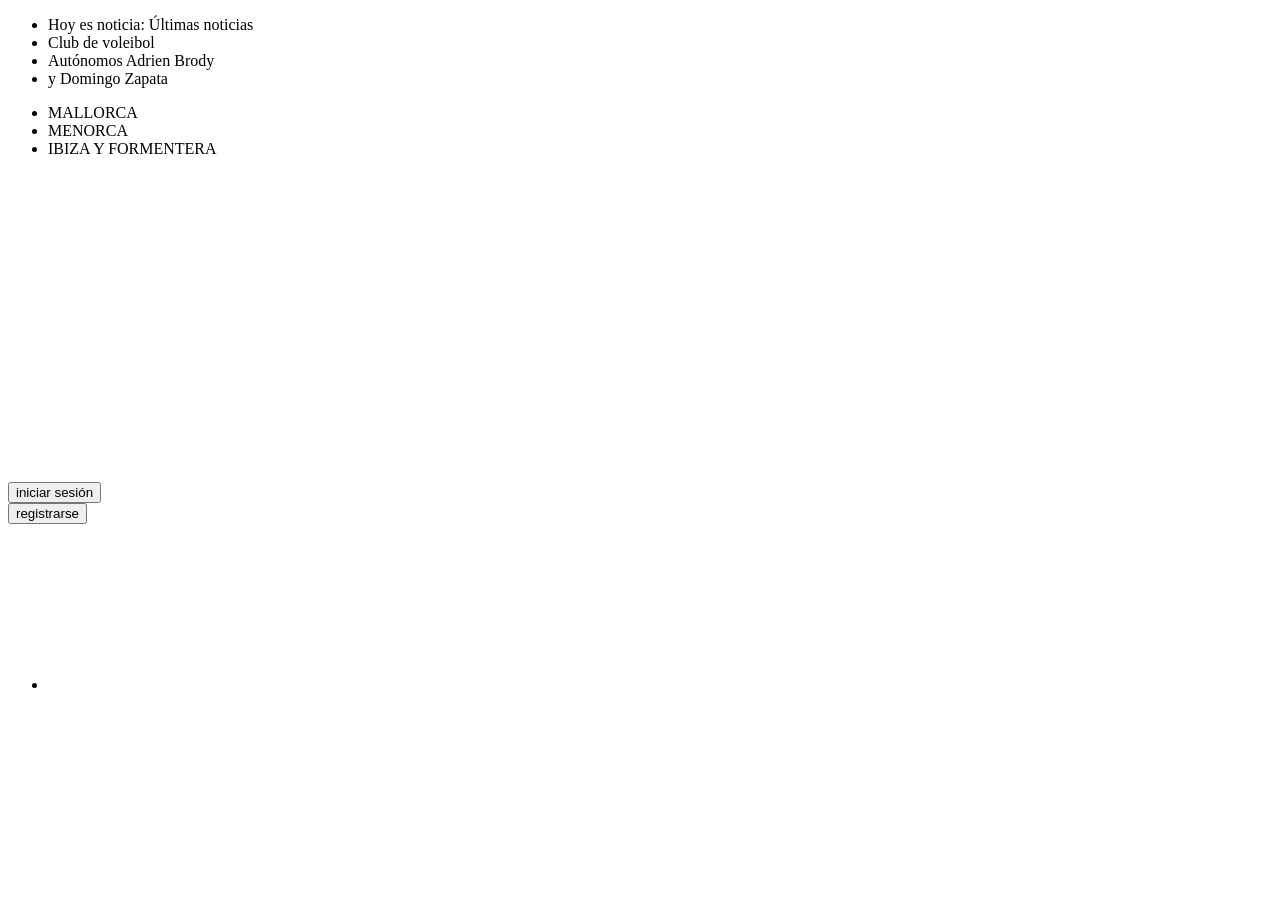
<file: index.html>
<!DOCTYPE html>
<html lang="en">
<head>
    <meta charset="UTF-8">
    <meta name="viewport" content="width=device-width, initial-scale=1.0">
		<meta name="description" content=""> 
    <title>Document</title>
</head>
<body>    
	<header>
			<div class="top-bar">
					<div class="featured-new">
						<ul>
							<li>Hoy es noticia: Últimas noticias</li>
							<li>Club de voleibol</li>
							<li>Autónomos Adrien Brody</li>
							<li> y Domingo Zapata</li>
						</ul>
					</div>
					<div class="editorials">
						<ul>
							<li>MALLORCA</li>
							<li>MENORCA</li>
							<li>IBIZA Y FORMENTERA</li>
						</ul>
					</div>
			</div>
			<div class="main-bar">
					<div class="menu-icon">
							<svg></svg>
					</div>
					<div class="logo">
							<svg></svg>
					</div>
					<div class="user-area">
						<div class="login-button">
							<button>iniciar sesión</button>
						</div>
						<div class="register-button">
							<button>registrarse</button>
						</div>
					</div>
			</div>
			<div class="menu-bar">
					<nav>
							<ul>
								<li>
									 <svg></svg> 
									</li>
							</ul>
					</nav>
			</div>
	</header>
</body>
</html>
</file>
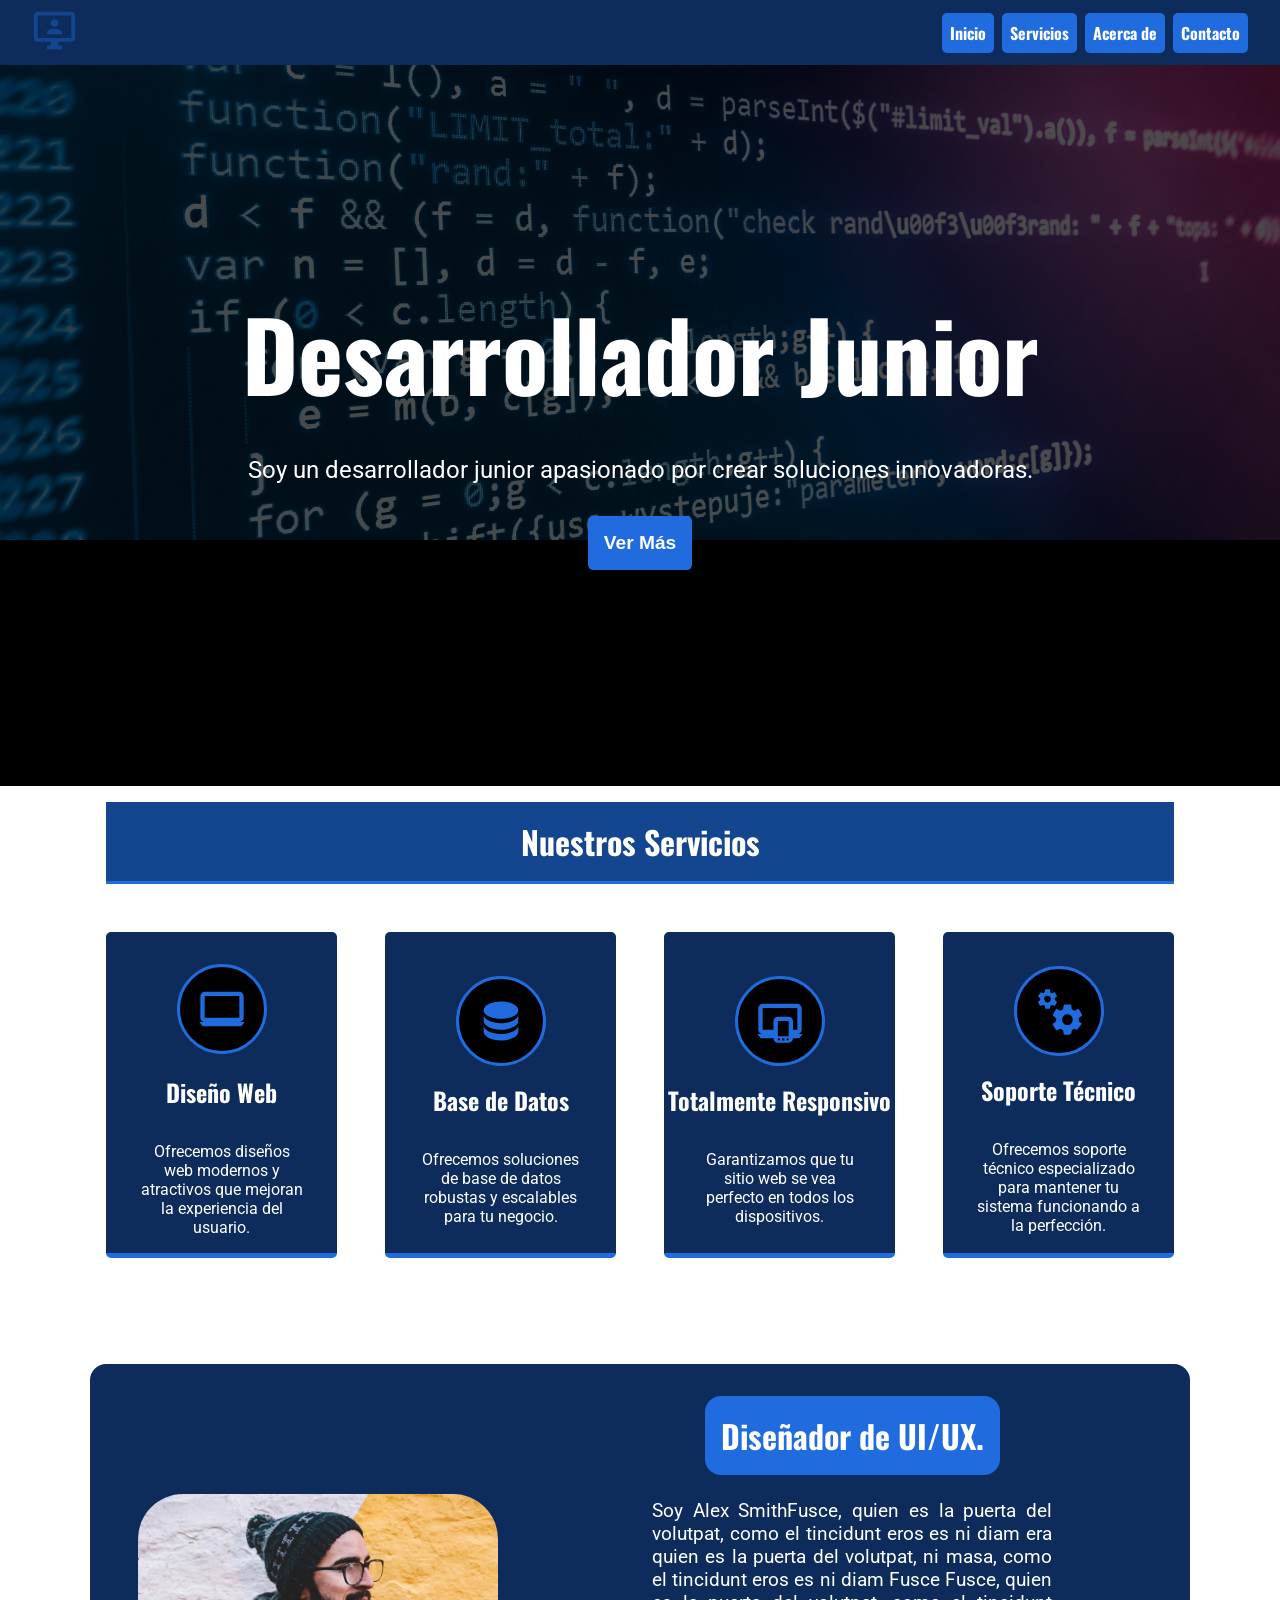
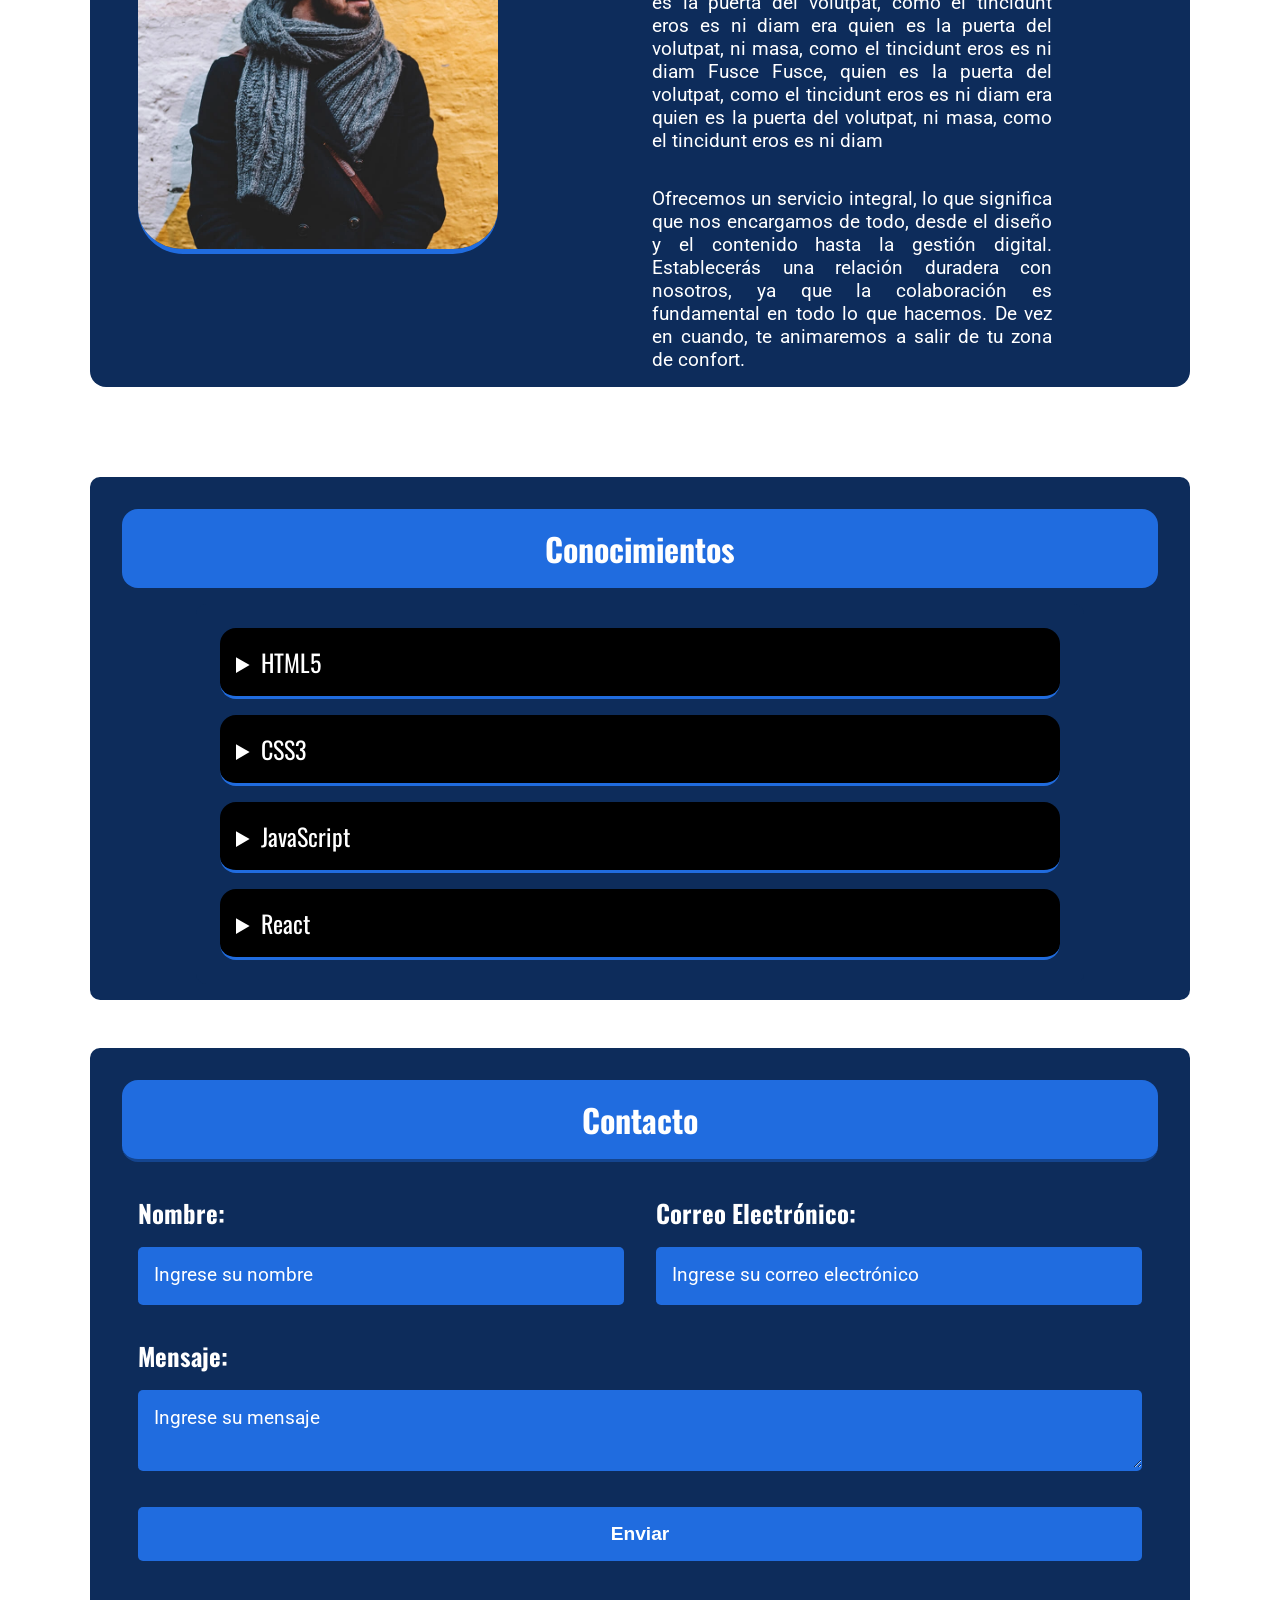
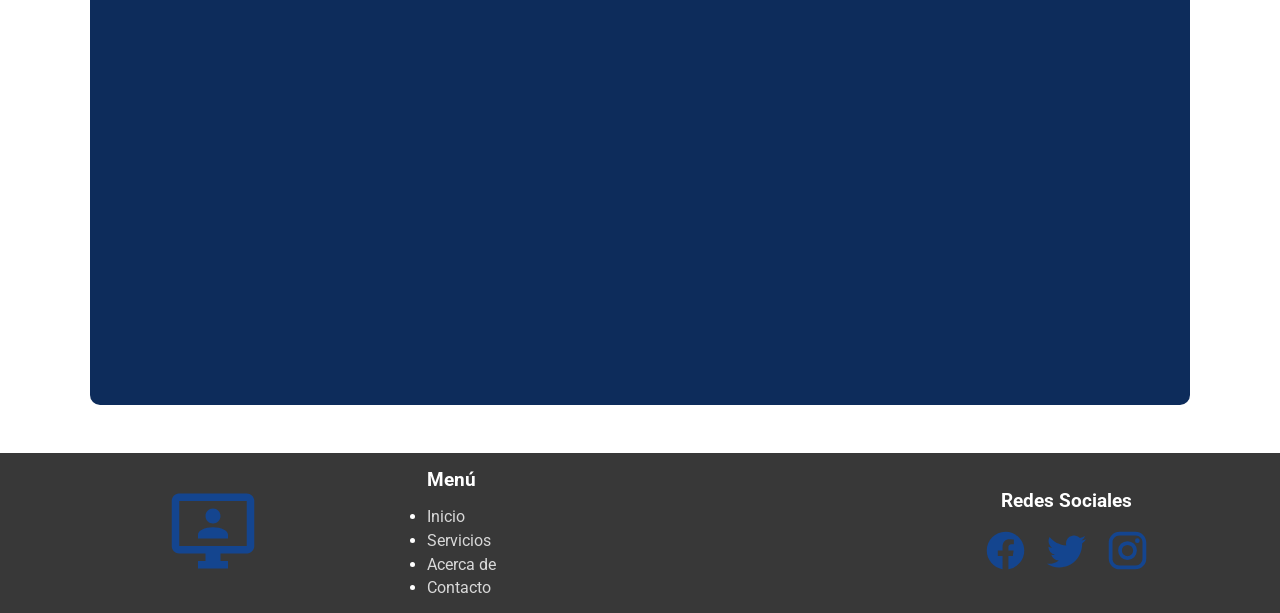
<file: prueba-maquetacion/index.html>
<!DOCTYPE html>
<html lang="en">

<head>
  <meta charset="UTF-8">
  <meta name="viewport" content="width=device-width, initial-scale=1.0">
  <meta name="description"
    content="Soy Alex Smith, un desarrollador junior apasionado por crear soluciones innovadoras." />
  <link rel="stylesheet" href="./style/style.css">
  <link rel="preconnect" href="https://fonts.googleapis.com">
  <link rel="preconnect" href="https://fonts.gstatic.com" crossorigin>
  <link href="https://fonts.googleapis.com/css2?family=Oswald:wght@200..700&display=swap" rel="stylesheet">
  <link rel="preconnect" href="https://fonts.googleapis.com">
  <link rel="preconnect" href="https://fonts.gstatic.com" crossorigin>
  <link
    href="https://fonts.googleapis.com/css2?family=Oswald:wght@200..700&family=Roboto:ital,wght@0,100..900;1,100..900&display=swap"
    rel="stylesheet">
  <title>Soy Alex SmithFusce</title>
</head>

<body>
  <!-- aqui esta el el menu y el banner -->
  <header>
    <!-- aqui esta el menu -->
    <div class="menu">
      <div class="logo">
        <svg xmlns="http://www.w3.org/2000/svg" viewBox="0 0 24 24">
          <title>monitor-account</title>
          <path
            d="M21 2C22.05 2 22.92 2.81 23 3.85L23 4V16C23 17.05 22.18 17.92 21.15 18L21 18H14V20H16V22H8V20H10V18H3C1.95 18 1.08 17.18 1 16.15L1 16V4C1 2.94 1.81 2.08 2.85 2L3 2H21M21 4H3V16H21V4M12 11C14.21 11 16 11.9 16 13V14H8V13C8 11.9 9.79 11 12 11M12 6C13.11 6 14 6.9 14 8S13.11 10 12 10 10 9.11 10 8 10.9 6 12 6Z" />
        </svg>
      </div>
      <nav>
        <ul>
          <li><a href="#">Inicio</a></li>
          <li><a href="#servicios">Servicios</a></li>
          <li><a href="#acerca-de">Acerca de</a></li>
          <li><a href="#contacto">Contacto</a></li>
        </ul>
      </nav>
    </div>
    <!-- aqui esta el banner -->
  </header>
  <!-- aqui esta el contenido principal -->
  <main>
    <section class="banner">
      <div class="fondo-banner">
        <picture>
          <source srcset="./imagenes/requisitos-programador-2560.webp" type="image/webp" min-width="800px">
          <img src="./imagenes/requisitos-programador-2560.jpg" alt="Imagen de fondo de programacion">
        </picture>
      </div>
      <div class="texto-banner">
        <h1>Desarrollador Junior</h1>
        <p>Soy un desarrollador junior apasionado por crear soluciones innovadoras.</p>
        <button><a href="#servicios">Ver Más</a></button>
      </div>
    </section>
    <!-- aqui estan los servicios -->
    <section class="tarjetas">
      <div class="tarjetas-titulo">
        <h2 id="servicios">Nuestros Servicios</h2>
      </div>

      <div class="tarjeta">
        <div class="tarjeta-imagen">
          <svg xmlns="http://www.w3.org/2000/svg" viewBox="0 0 24 24">
            <title>laptop</title>
            <path
              d="M4,6H20V16H4M20,18A2,2 0 0,0 22,16V6C22,4.89 21.1,4 20,4H4C2.89,4 2,4.89 2,6V16A2,2 0 0,0 4,18H0V20H24V18H20Z" />
          </svg>
        </div>
        <div class="tarjeta-titulo">
          <h3>Diseño Web</h3>
        </div>
        <div class="tarjeta-descripcion">
          <p>Ofrecemos diseños web modernos y atractivos que mejoran la experiencia del usuario.</p>
        </div>
      </div>
      <div class="tarjeta">
        <svg xmlns="http://www.w3.org/2000/svg" viewBox="0 0 24 24">
          <title>database</title>
          <path
            d="M12,3C7.58,3 4,4.79 4,7C4,9.21 7.58,11 12,11C16.42,11 20,9.21 20,7C20,4.79 16.42,3 12,3M4,9V12C4,14.21 7.58,16 12,16C16.42,16 20,14.21 20,12V9C20,11.21 16.42,13 12,13C7.58,13 4,11.21 4,9M4,14V17C4,19.21 7.58,21 12,21C16.42,21 20,19.21 20,17V14C20,16.21 16.42,18 12,18C7.58,18 4,16.21 4,14Z" />
        </svg>
        <h3>Base de Datos</h3>
        <p>Ofrecemos soluciones de base de datos robustas y escalables para tu negocio.</p>
      </div>
      <div class="tarjeta">
        <svg xmlns="http://www.w3.org/2000/svg" viewBox="0 0 24 24">
          <title>responsive</title>
          <path
            d="M4,6V16H9V12A2,2 0 0,1 11,10H16A2,2 0 0,1 18,12V16H20V6H4M0,20V18H4A2,2 0 0,1 2,16V6A2,2 0 0,1 4,4H20A2,2 0 0,1 22,6V16A2,2 0 0,1 20,18H24V20H18V20C18,21.11 17.1,22 16,22H11A2,2 0 0,1 9,20H9L0,20M11.5,20A0.5,0.5 0 0,0 11,20.5A0.5,0.5 0 0,0 11.5,21A0.5,0.5 0 0,0 12,20.5A0.5,0.5 0 0,0 11.5,20M15.5,20A0.5,0.5 0 0,0 15,20.5A0.5,0.5 0 0,0 15.5,21A0.5,0.5 0 0,0 16,20.5A0.5,0.5 0 0,0 15.5,20M13,20V21H14V20H13M11,12V19H16V12H11Z" />
        </svg>
        <h3>Totalmente Responsivo</h3>
        <p>Garantizamos que tu sitio web se vea perfecto en todos los dispositivos.</p>
      </div>
      <div class="tarjeta">
        <svg xmlns="http://www.w3.org/2000/svg" viewBox="0 0 24 24">
          <title>cogs</title>
          <path
            d="M15.9,18.45C17.25,18.45 18.35,17.35 18.35,16C18.35,14.65 17.25,13.55 15.9,13.55C14.54,13.55 13.45,14.65 13.45,16C13.45,17.35 14.54,18.45 15.9,18.45M21.1,16.68L22.58,17.84C22.71,17.95 22.75,18.13 22.66,18.29L21.26,20.71C21.17,20.86 21,20.92 20.83,20.86L19.09,20.16C18.73,20.44 18.33,20.67 17.91,20.85L17.64,22.7C17.62,22.87 17.47,23 17.3,23H14.5C14.32,23 14.18,22.87 14.15,22.7L13.89,20.85C13.46,20.67 13.07,20.44 12.71,20.16L10.96,20.86C10.81,20.92 10.62,20.86 10.54,20.71L9.14,18.29C9.05,18.13 9.09,17.95 9.22,17.84L10.7,16.68L10.65,16L10.7,15.31L9.22,14.16C9.09,14.05 9.05,13.86 9.14,13.71L10.54,11.29C10.62,11.13 10.81,11.07 10.96,11.13L12.71,11.84C13.07,11.56 13.46,11.32 13.89,11.15L14.15,9.29C14.18,9.13 14.32,9 14.5,9H17.3C17.47,9 17.62,9.13 17.64,9.29L17.91,11.15C18.33,11.32 18.73,11.56 19.09,11.84L20.83,11.13C21,11.07 21.17,11.13 21.26,11.29L22.66,13.71C22.75,13.86 22.71,14.05 22.58,14.16L21.1,15.31L21.15,16L21.1,16.68M6.69,8.07C7.56,8.07 8.26,7.37 8.26,6.5C8.26,5.63 7.56,4.92 6.69,4.92A1.58,1.58 0 0,0 5.11,6.5C5.11,7.37 5.82,8.07 6.69,8.07M10.03,6.94L11,7.68C11.07,7.75 11.09,7.87 11.03,7.97L10.13,9.53C10.08,9.63 9.96,9.67 9.86,9.63L8.74,9.18L8,9.62L7.81,10.81C7.79,10.92 7.7,11 7.59,11H5.79C5.67,11 5.58,10.92 5.56,10.81L5.4,9.62L4.64,9.18L3.5,9.63C3.41,9.67 3.3,9.63 3.24,9.53L2.34,7.97C2.28,7.87 2.31,7.75 2.39,7.68L3.34,6.94L3.31,6.5L3.34,6.06L2.39,5.32C2.31,5.25 2.28,5.13 2.34,5.03L3.24,3.47C3.3,3.37 3.41,3.33 3.5,3.37L4.63,3.82L5.4,3.38L5.56,2.19C5.58,2.08 5.67,2 5.79,2H7.59C7.7,2 7.79,2.08 7.81,2.19L8,3.38L8.74,3.82L9.86,3.37C9.96,3.33 10.08,3.37 10.13,3.47L11.03,5.03C11.09,5.13 11.07,5.25 11,5.32L10.03,6.06L10.06,6.5L10.03,6.94Z" />
        </svg>
        <h3>Soporte Técnico</h3>
        <p>Ofrecemos soporte técnico especializado para mantener tu sistema funcionando a la perfección.</p>
      </div>
    </section>
    <!-- aqui esta la seccion de "acerca de" -->
    <section class="banner-acerca">
      <!-- texto e imagen de acerca de -->
      <article>
        <div class="acerca-de">
          <div class="foto-acerca-de">
            <img src="./imagenes/hero.webp" alt="Foto de perfil">
          </div>
          <div class="texto-acerca-de">
            <h2 id="acerca-de">Diseñador de UI/UX.</h2>
            <p>Soy<span> Alex SmithFusce</span>, quien es la puerta del volutpat, como el tincidunt eros es ni diam era
              quien es la puerta del volutpat, ni masa, como el tincidunt eros es ni diam Fusce Fusce, quien es la
              puerta del volutpat, como el tincidunt eros es ni diam era quien es la puerta del volutpat, ni masa, como
              el tincidunt eros es ni diam Fusce Fusce, quien es la puerta del volutpat, como el tincidunt eros es ni
              diam era quien es la puerta del volutpat, ni masa, como el tincidunt eros es ni diam</p>
            <br>
            <p>Ofrecemos un servicio integral, lo que significa que nos encargamos de todo, desde el diseño y el
              contenido hasta la gestión digital. Establecerás una relación duradera con nosotros, ya que la
              colaboración es fundamental en todo lo que hacemos. De vez en cuando, te animaremos a salir de tu zona de
              confort.</p>
          </div>
        </div>
      </article>
    </section>

    <!-- seccion de conocimientos -->

    <section class="acordeon">

      <article>

        <div class="titulo-acordeon">
          <h2>Conocimientos</h2>
        </div>

        <div class="acordeon">

          <div class="conocimientos">
            <details>
              <summary>HTML5</summary>
              <p>Lorem ipsum dolor sit amet consectetur adipisicing elit. Aspernatur assumenda illo id fugiat nemo?
                Natus, consectetur voluptates saepe accusamus assumenda amet nemo iure debitis repellendus excepturi
                fugiat dolor tempore molestiae.</p>
            </details>
          </div>

          <div class="conocimientos">

            <details>
              <summary>CSS3</summary>
              <p>Lorem ipsum dolor sit amet consectetur adipisicing elit. Aspernatur assumenda illo id fugiat nemo?
                Natus, consectetur voluptates saepe accusamus assumenda amet nemo iure debitis repellendus excepturi
                fugiat dolor tempore molestiae.</p>
            </details>
          </div>

          <div class="conocimientos">

            <details>
              <summary>JavaScript</summary>
              <p>Lorem ipsum dolor sit amet consectetur adipisicing elit. Aspernatur assumenda illo id fugiat nemo?
                Natus, consectetur voluptates saepe accusamus assumenda amet nemo iure debitis repellendus excepturi
                fugiat dolor tempore molestiae.</p>
            </details>
          </div>

          <div class="conocimientos">

            <details>
              <summary>React</summary>
              <p>Lorem ipsum dolor sit amet consectetur adipisicing elit. Aspernatur assumenda illo id fugiat nemo?
                Natus, consectetur voluptates saepe accusamus assumenda amet nemo iure debitis repellendus excepturi
                fugiat dolor tempore molestiae.</p>
            </details>
          </div>

        </div>
      </article>
    </section>

    <!-- formulario de contacto -->

    <section class="formulario">
      <div class="titulo-formulario">
        <h2 id="contacto">Contacto</h2>
      </div>

      <form action="/submit" method="POST">
        <div class="form-nombre">
          <div class="form-label">
            <label for="name">Nombre:</label>
          </div>

          <div class="form-input">
            <input type="text" id="name" name="name" required placeholder="Ingrese su nombre">
          </div>
        </div>
        <div class="form-email">
          <div class="form-label">
            <label for="email">Correo Electrónico:</label>
          </div>

          <div class="form-input">
            <input type="email" id="email" name="email" required placeholder="Ingrese su correo electrónico">
          </div>
        </div>
        <div class="form-mensaje">
          <div class="form-label">
            <label for="message">Mensaje:</label>
          </div>

          <div class="form-textarea">
            <textarea id="message" name="message" required placeholder="Ingrese su mensaje"></textarea>
          </div>

        </div>

        <button type="submit">Enviar</button>

      </form>
      <div class="mapa">
        <iframe
          src="https://www.google.com/maps/embed?pb=!1m18!1m12!1m3!1d2349.0138959387236!2d2.627064773157701!3d39.56496502680764!2m3!1f0!2f0!3f0!3m2!1i1024!2i768!4f13.1!3m3!1m2!1s0x1297931b409c1aab%3A0x11ff860537a9ee80!2sKAICEN%20FORMACION!5e0!3m2!1ses-419!2ses!4v1787819873279!5m2!1ses-419!2ses"
          style="border:0;" allowfullscreen="" loading="lazy" referrerpolicy="strict-origin-when-cross-origin"></iframe>
      </div>
    </section>
  </main>
  <!-- aqui estas el footer -->
  <footer>
    <div class="pie-de-pagina">
      <div class="pie-de-pagina-logo">
        <svg xmlns="http://www.w3.org/2000/svg" viewBox="0 0 24 24">
          <title>monitor-account</title>
          <path
            d="M21 2C22.05 2 22.92 2.81 23 3.85L23 4V16C23 17.05 22.18 17.92 21.15 18L21 18H14V20H16V22H8V20H10V18H3C1.95 18 1.08 17.18 1 16.15L1 16V4C1 2.94 1.81 2.08 2.85 2L3 2H21M21 4H3V16H21V4M12 11C14.21 11 16 11.9 16 13V14H8V13C8 11.9 9.79 11 12 11M12 6C13.11 6 14 6.9 14 8S13.11 10 12 10 10 9.11 10 8 10.9 6 12 6Z" />
        </svg>
      </div>
    </div>
    <div class="arbol-paginas">
      <div class="titulo-arbol-paginas">
        <h3>Menú</h3>
      </div>
      <div class="lista-pagina">
        <ul>
          <li><a href="#">Inicio</a></li>
          <li><a href="#servicios">Servicios</a></li>
          <li><a href="#acerca-de">Acerca de</a></li>
          <li><a href="#contacto">Contacto</a></li>
        </ul>
      </div>
    </div>
    <div class="redes-sociales">
      <div class="redes-sociales-titulo">
        <h3>Redes Sociales</h3>
      </div>
      <div class="redes-sociales-lista">
        <ul>
          <li>
            <a href="#" target="_blank"><svg xmlns="http://www.w3.org/2000/svg" viewBox="0 0 24 24">
                <title>facebook</title>
                <path
                  d="M12 2.04C6.5 2.04 2 6.53 2 12.06C2 17.06 5.66 21.21 10.44 21.96V14.96H7.9V12.06H10.44V9.85C10.44 7.34 11.93 5.96 14.22 5.96C15.31 5.96 16.45 6.15 16.45 6.15V8.62H15.19C13.95 8.62 13.56 9.39 13.56 10.18V12.06H16.34L15.89 14.96H13.56V21.96A10 10 0 0 0 22 12.06C22 6.53 17.5 2.04 12 2.04Z" />
              </svg></a>
          </li>
          <li>
            <a href="#" target="_blank"><svg xmlns="http://www.w3.org/2000/svg" viewBox="0 0 24 24">
                <title>twitter</title>
                <path
                  d="M22.46,6C21.69,6.35 20.86,6.58 20,6.69C20.88,6.16 21.56,5.32 21.88,4.31C21.05,4.81 20.13,5.16 19.16,5.36C18.37,4.5 17.26,4 16,4C13.65,4 11.73,5.92 11.73,8.29C11.73,8.63 11.77,8.96 11.84,9.27C8.28,9.09 5.11,7.38 3,4.79C2.63,5.42 2.42,6.16 2.42,6.94C2.42,8.43 3.17,9.75 4.33,10.5C3.62,10.5 2.96,10.3 2.38,10C2.38,10 2.38,10 2.38,10.03C2.38,12.11 3.86,13.85 5.82,14.24C5.46,14.34 5.08,14.39 4.69,14.39C4.42,14.39 4.15,14.36 3.89,14.31C4.43,16 6,17.26 7.89,17.29C6.43,18.45 4.58,19.13 2.56,19.13C2.22,19.13 1.88,19.11 1.54,19.07C3.44,20.29 5.7,21 8.12,21C16,21 20.33,14.46 20.33,8.79C20.33,8.6 20.33,8.42 20.32,8.23C21.16,7.63 21.88,6.87 22.46,6Z" />
              </svg></a>
          </li>
          <li>
            <a href="#" target="_blank"><svg xmlns="http://www.w3.org/2000/svg" viewBox="0 0 24 24">
                <title>instagram</title>
                <path
                  d="M7.8,2H16.2C19.4,2 22,4.6 22,7.8V16.2A5.8,5.8 0 0,1 16.2,22H7.8C4.6,22 2,19.4 2,16.2V7.8A5.8,5.8 0 0,1 7.8,2M7.6,4A3.6,3.6 0 0,0 4,7.6V16.4C4,18.39 5.61,20 7.6,20H16.4A3.6,3.6 0 0,0 20,16.4V7.6C20,5.61 18.39,4 16.4,4H7.6M17.25,5.5A1.25,1.25 0 0,1 18.5,6.75A1.25,1.25 0 0,1 17.25,8A1.25,1.25 0 0,1 16,6.75A1.25,1.25 0 0,1 17.25,5.5M12,7A5,5 0 0,1 17,12A5,5 0 0,1 12,17A5,5 0 0,1 7,12A5,5 0 0,1 12,7M12,9A3,3 0 0,0 9,12A3,3 0 0,0 12,15A3,3 0 0,0 15,12A3,3 0 0,0 12,9Z" />
              </svg></a>
          </li>
        </ul>
      </div>
  </footer>
</body>

</html>
</file>
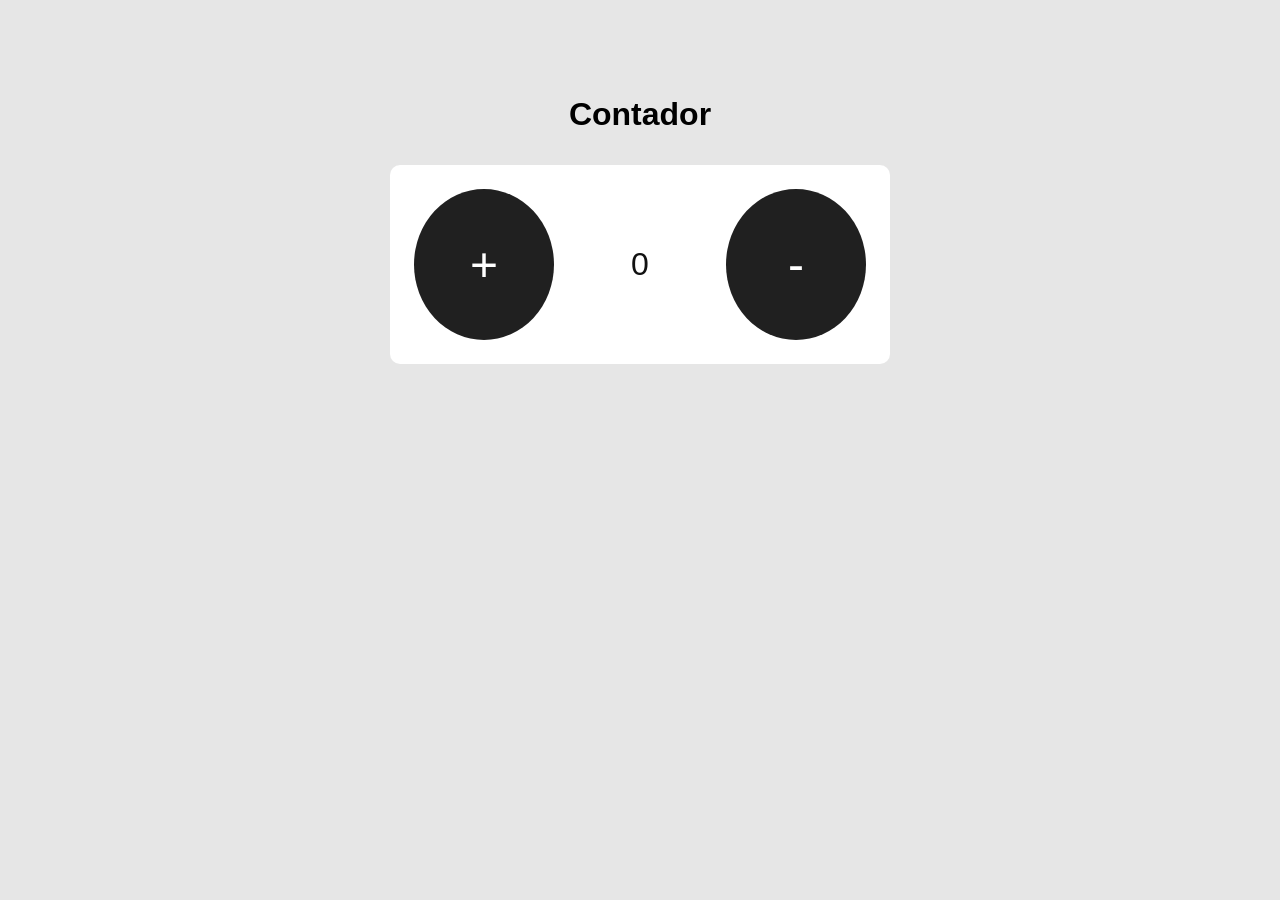
<file: piezas/contador/index.html>
<!DOCTYPE html>
<html lang="en">
<head>
  <meta charset="UTF-8">
  <meta name="viewport" content="width=device-width, initial-scale=1.0">
  <script type="module" src="src/index.js"></script>
  <link rel="stylesheet" href="css/style.css">
  <title>Contador</title>
</head>
<body>
  <main>
    <h1>Contador</h1>
    <div class="contador">
      <div class="boton1">
        <button class="restar">+</button>
      </div>
      <div class="input">
        <input type="number" name="contador" value="0">
      </div>
      <div class="boton2">
        <button class="restar">-</button>
      </div>
    </div>
  </main>
</body>
</html>
</file>
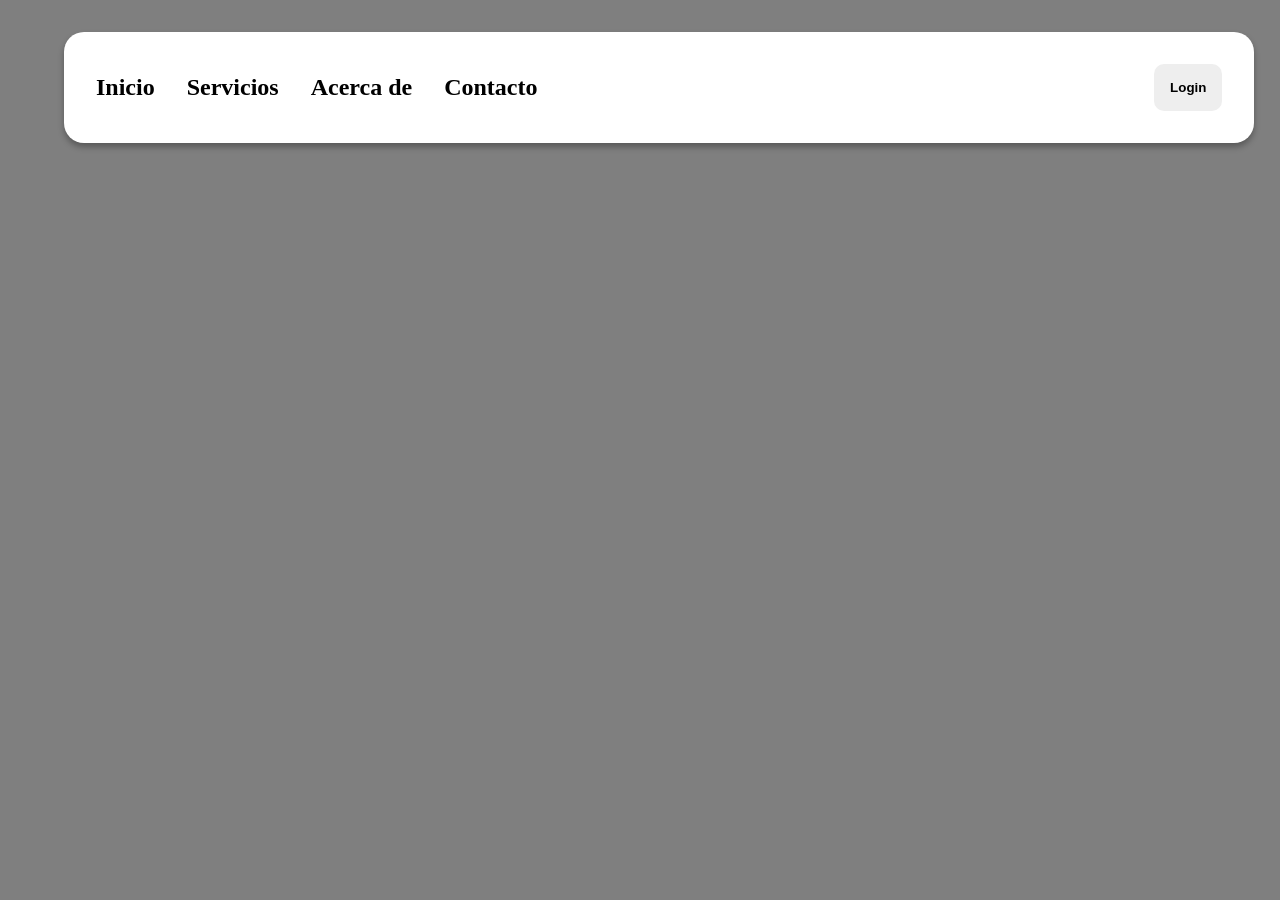
<file: piezas/modal/index.html>
<!DOCTYPE html>
<html lang="en">

<head>
  <meta charset="UTF-8">
  <meta name="viewport" content="width=device-width, initial-scale=1.0">
  <title>Modal · LUIS FELIPE PRADO</title>
  <script type="module" src="./src/index.js"></script>
  <link rel="stylesheet" href="./styles/styles.css">
</head>

<body>
  <header>
    <nav class="menu">
      <ul>
        <li><a href="">Inicio</a></li>
        <li><a href="">Servicios</a></li>
        <li><a href="">Acerca de</a></li>
        <li><a href="">Contacto</a></li>
      </ul>
      <button class="abrir-modal" id="btn-modal">Login</button>
    </nav>
  </header>
  <main>
    <div class="modal ">
      <button class="cerrar-modal"><svg xmlns="http://www.w3.org/2000/svg" viewBox="0 0 24 24">
          <title>close-thick</title>
          <path
            d="M20 6.91L17.09 4L12 9.09L6.91 4L4 6.91L9.09 12L4 17.09L6.91 20L12 14.91L17.09 20L20 17.09L14.91 12L20 6.91Z" />
        </svg></button>
      <div class="titulo-modal">
        <h2>Login</h2>
      </div>
      <form action="" class="formulario">
        <div class="modal-label">
          <label for="usuario">Usuario</label>
        </div>
        <div class="modal-input">
          <input type="text" id="usuario">
        </div>
        <div class="modal-label">
          <label for="password">Password</label>
        </div>
        <div class="modal-input">
          <input type="password" id="password">
        </div>
        <div class="modal-input-submit">
          <input type="submit" value="Enviar" id="enviar">
        </div>
      </form>
    </div>
  </main>
</body>

</html>
</file>
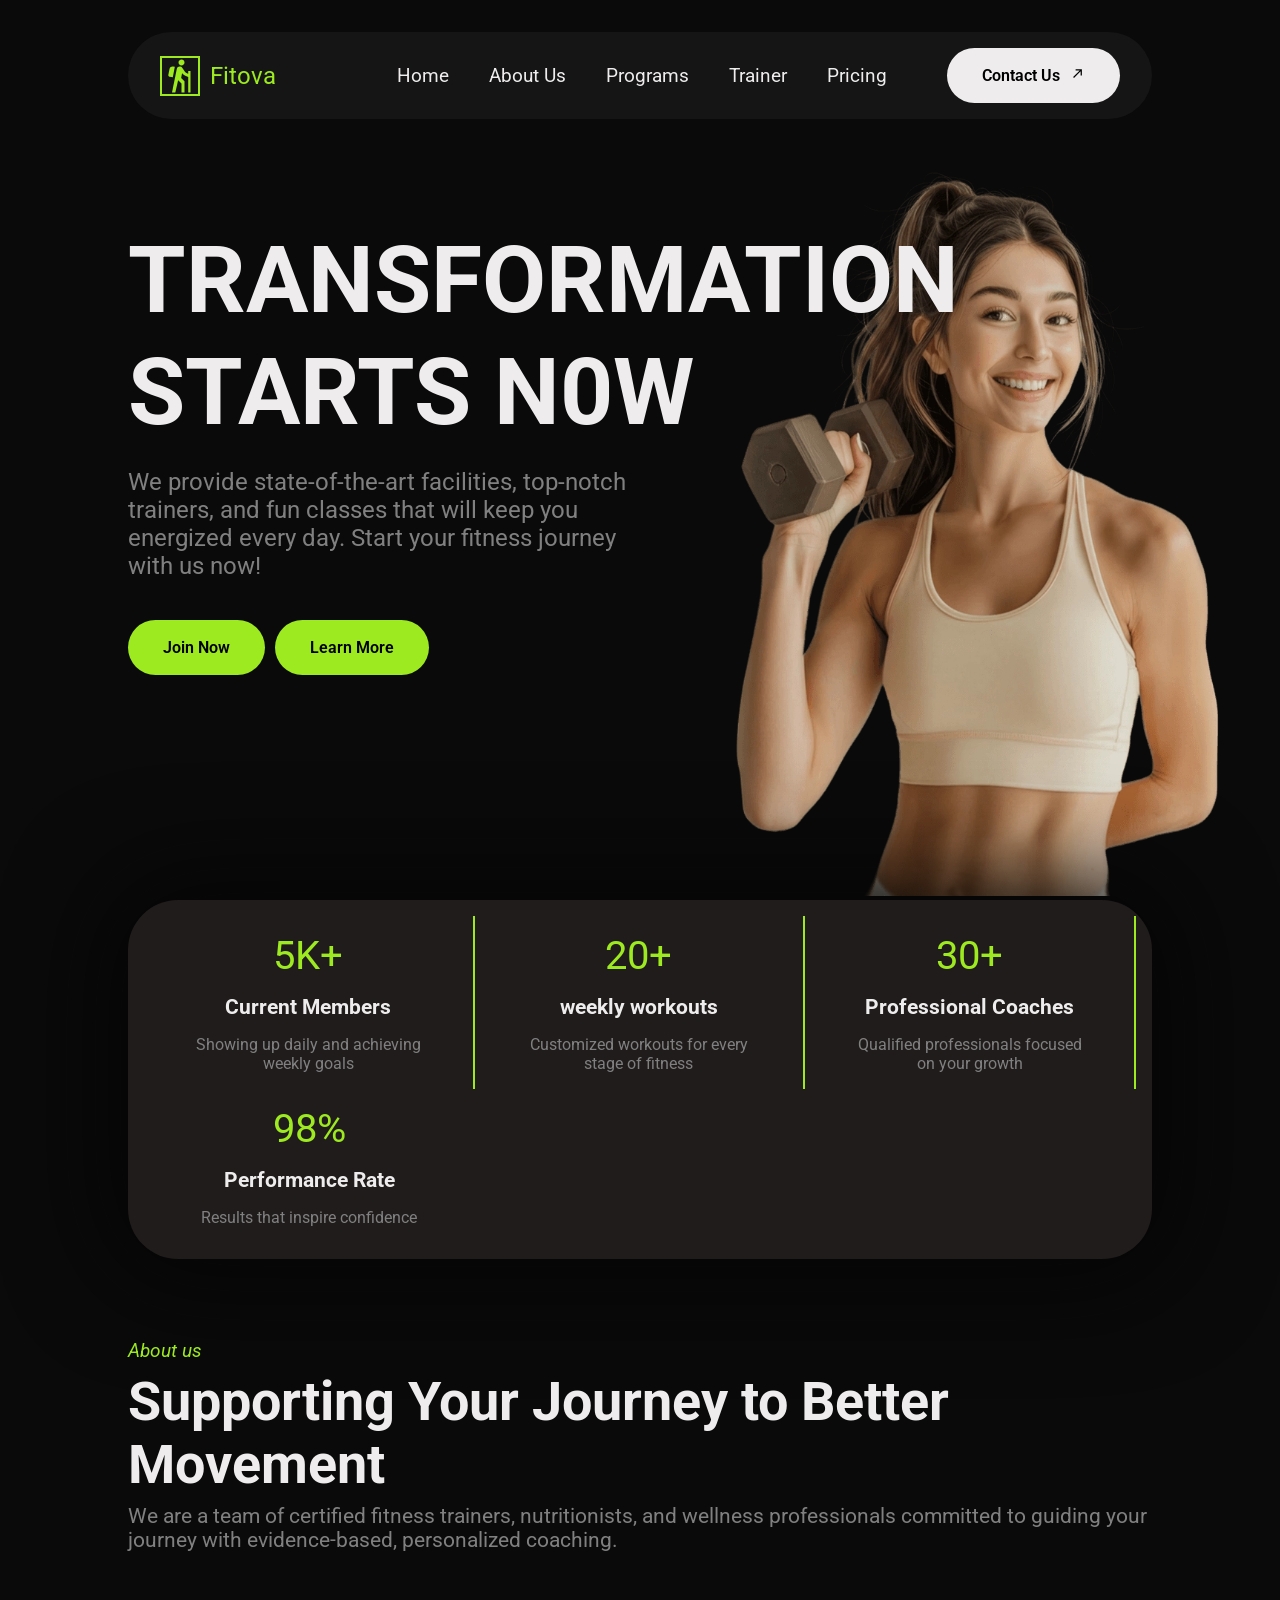
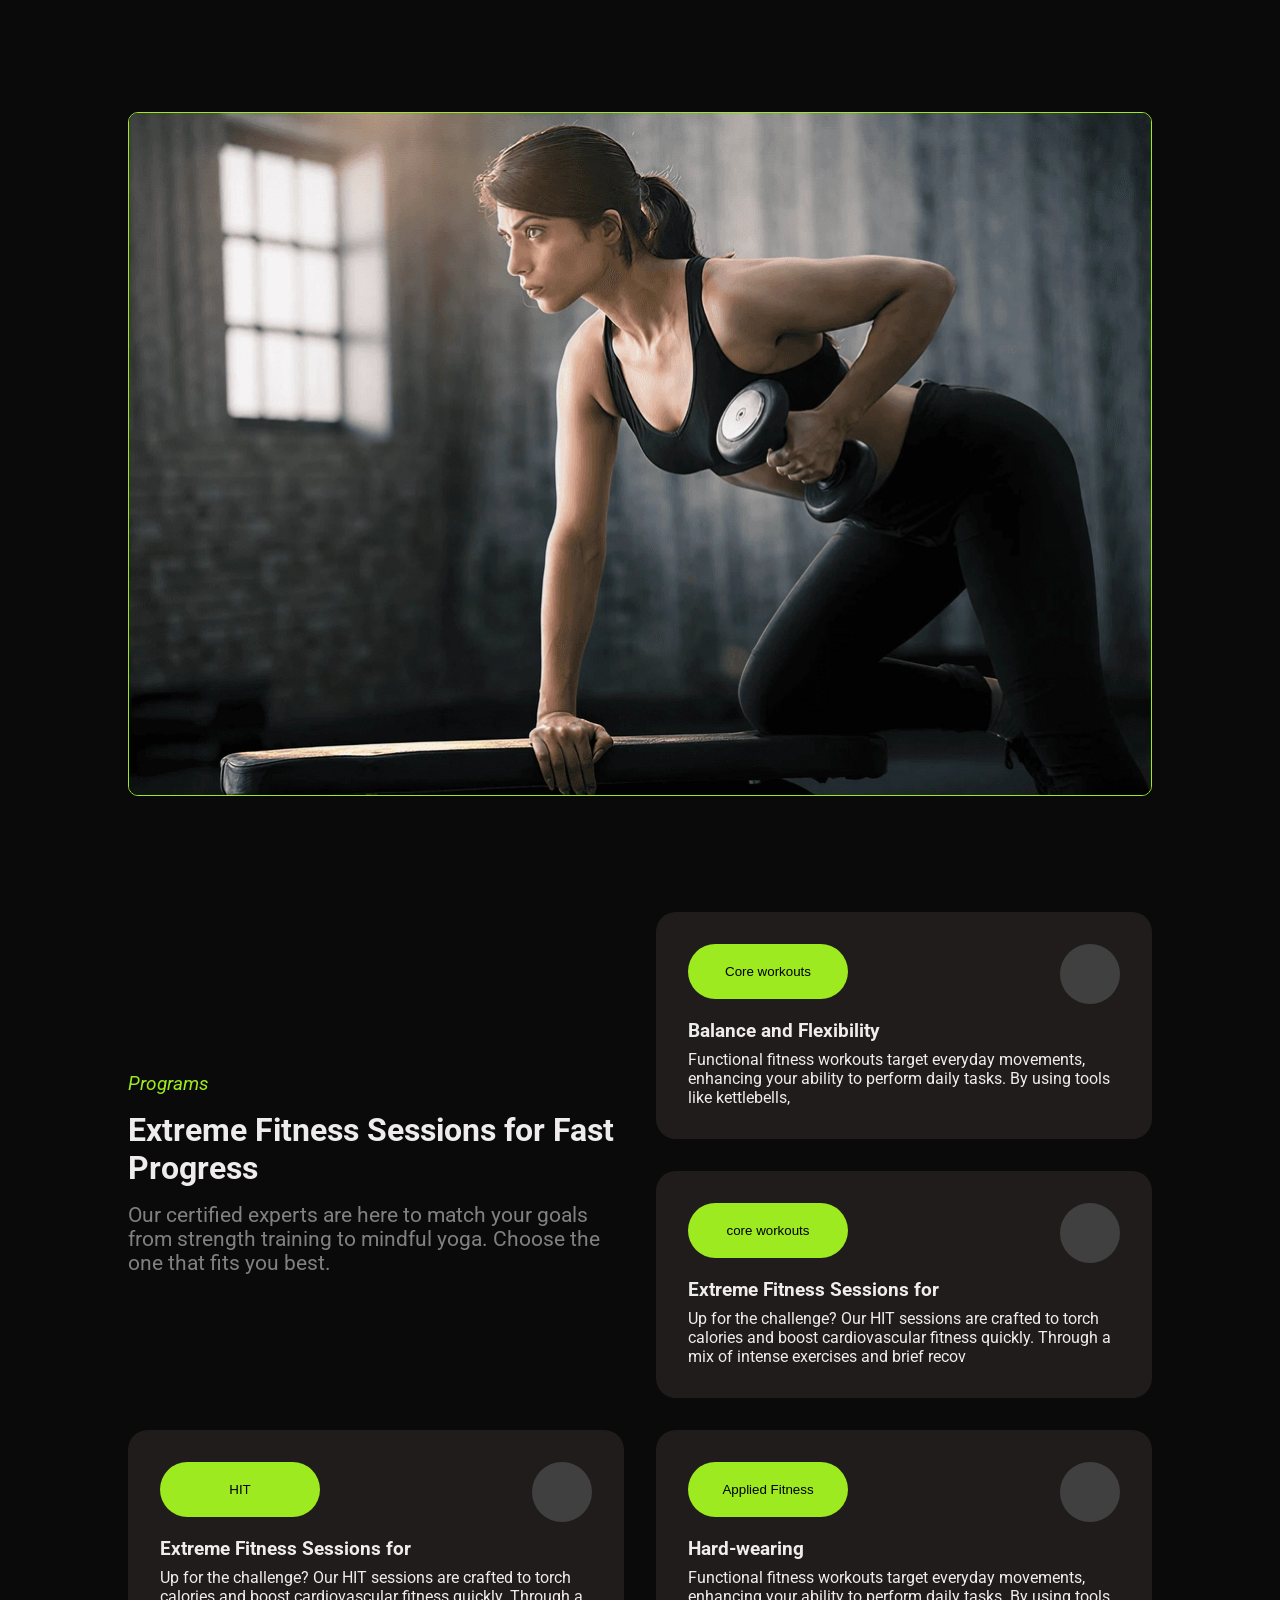
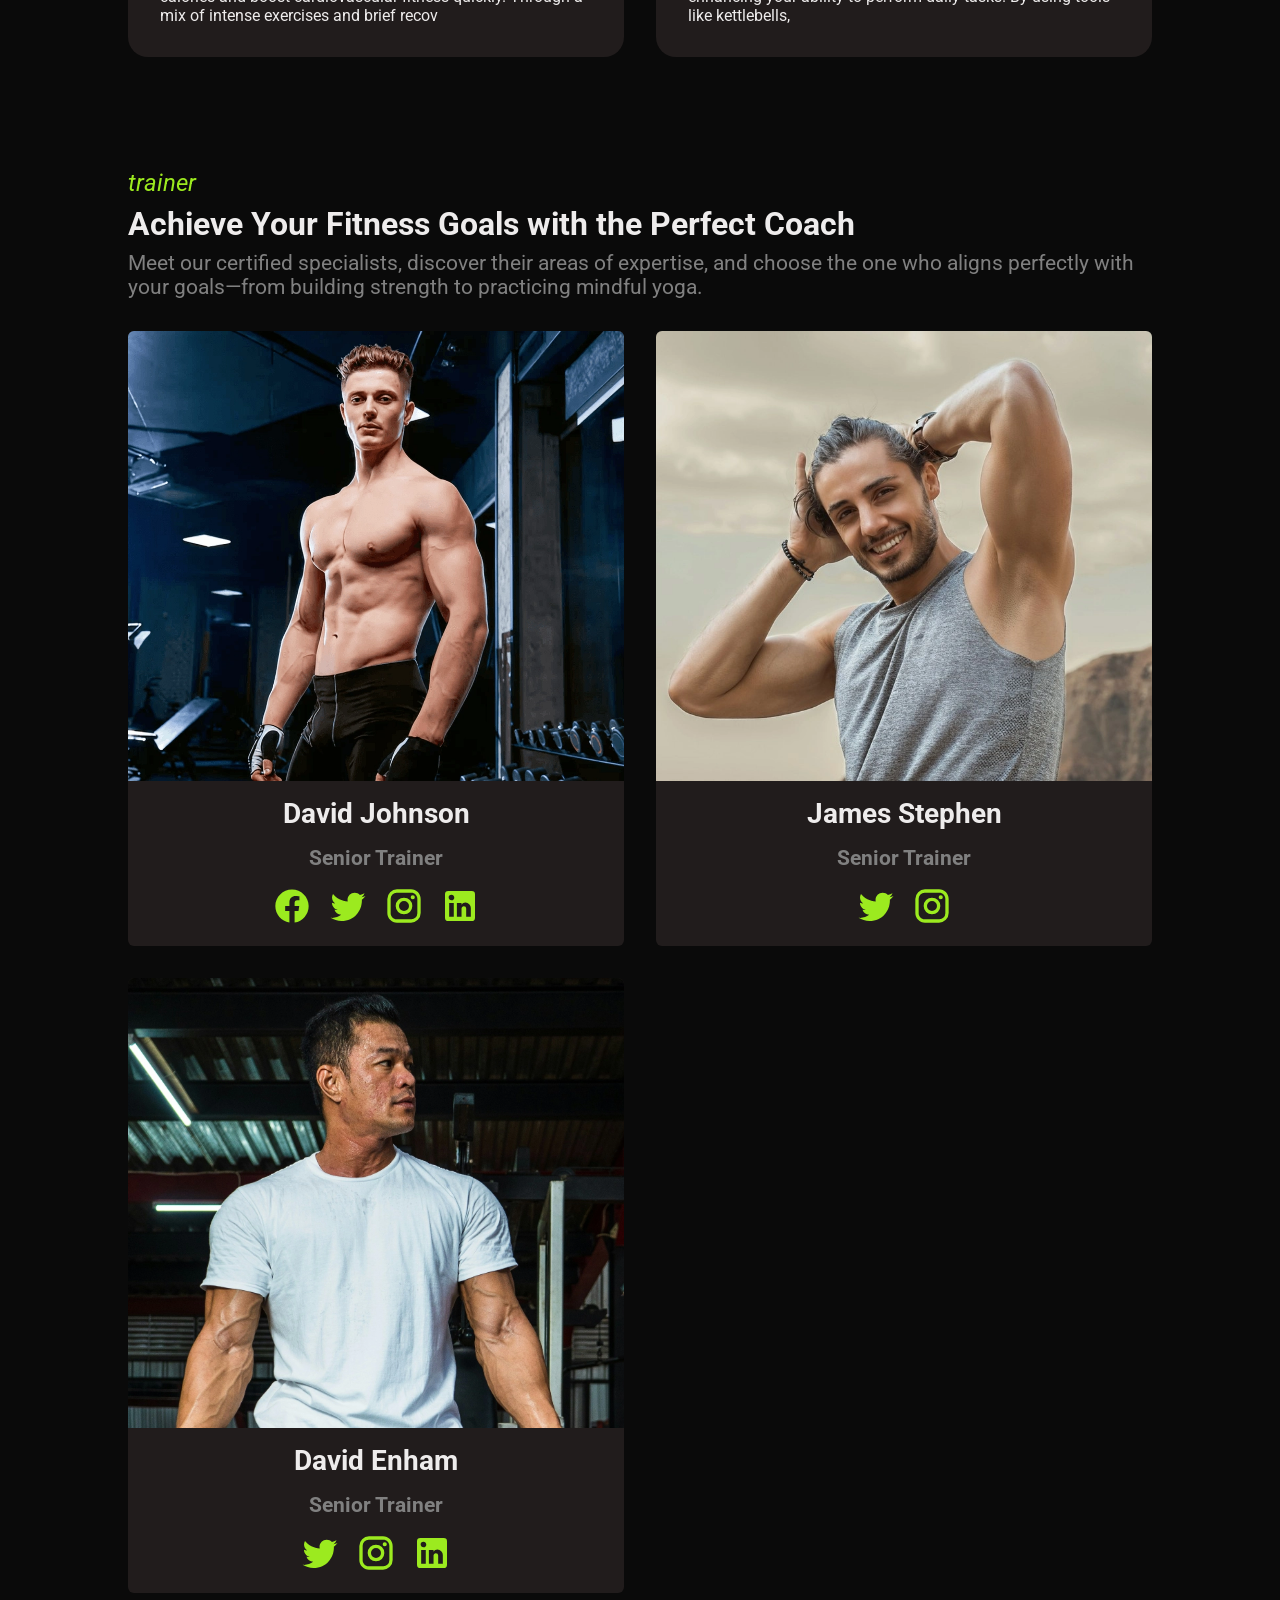
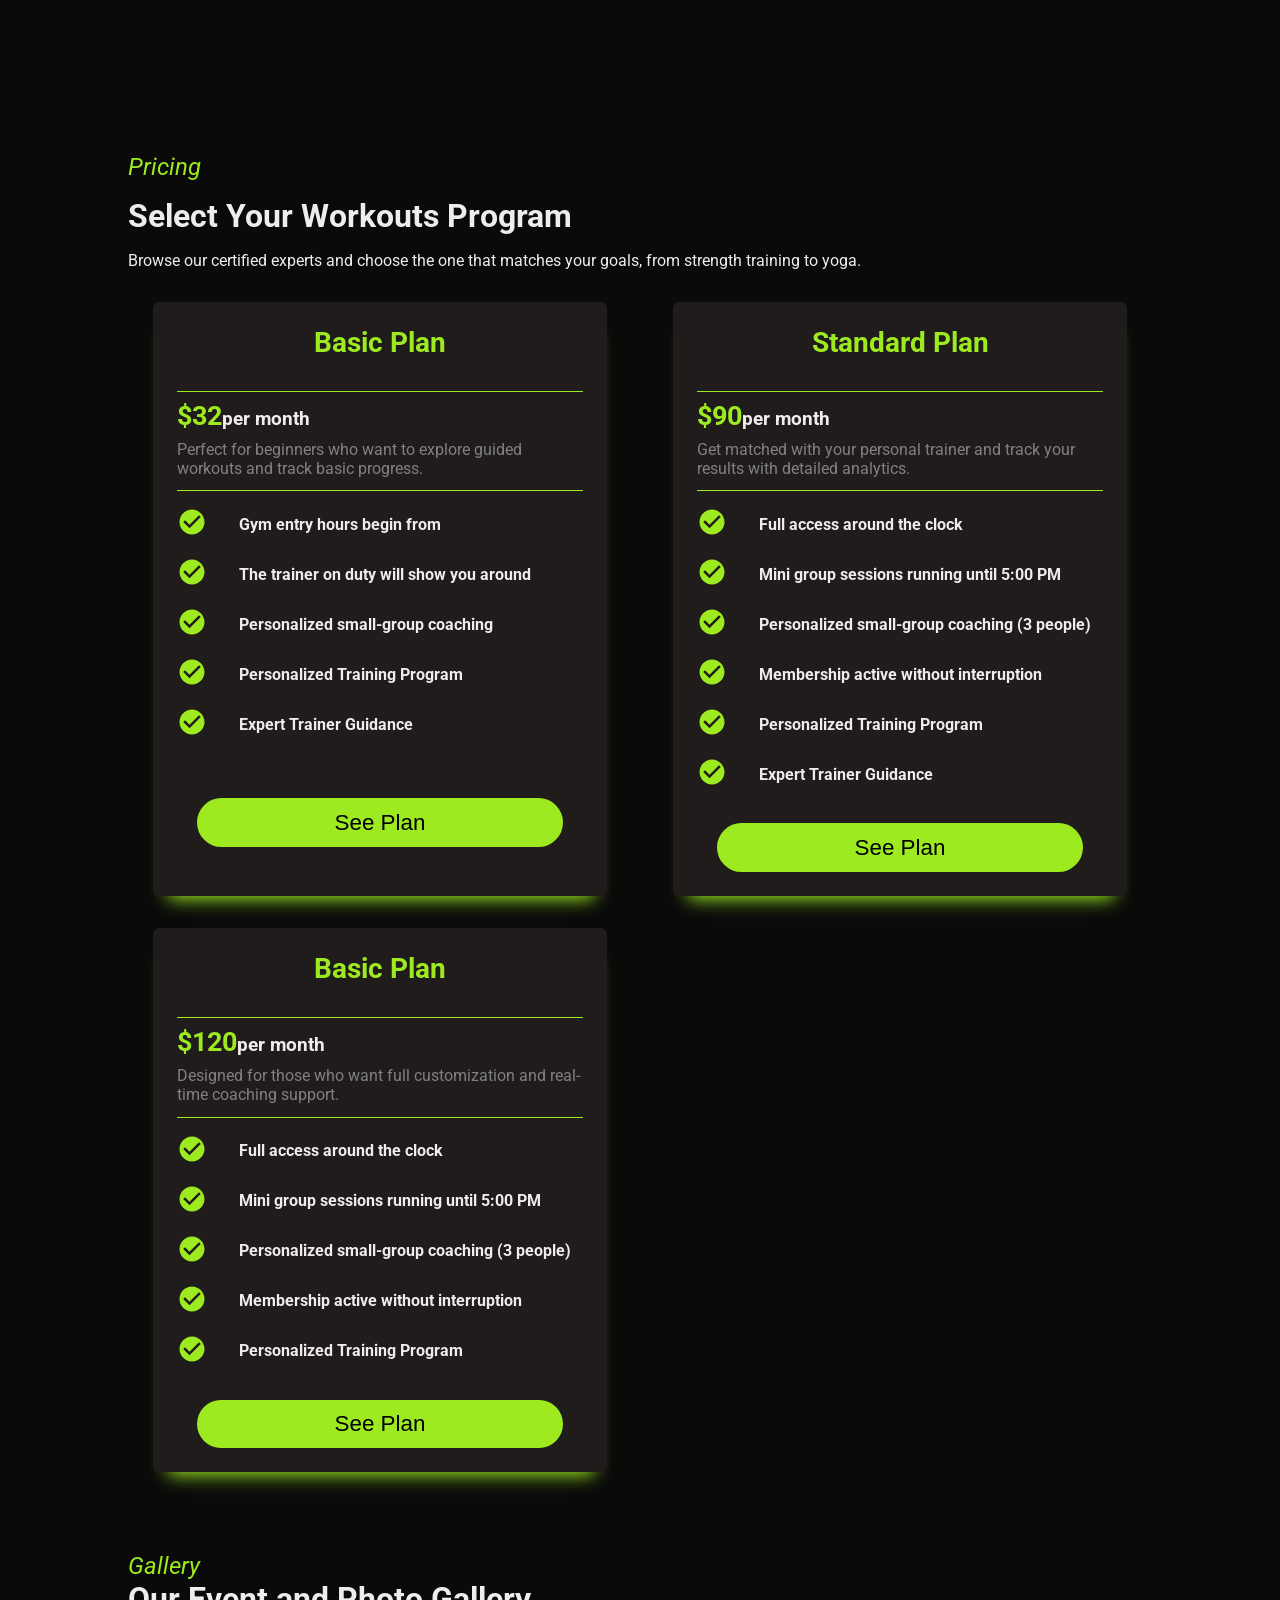
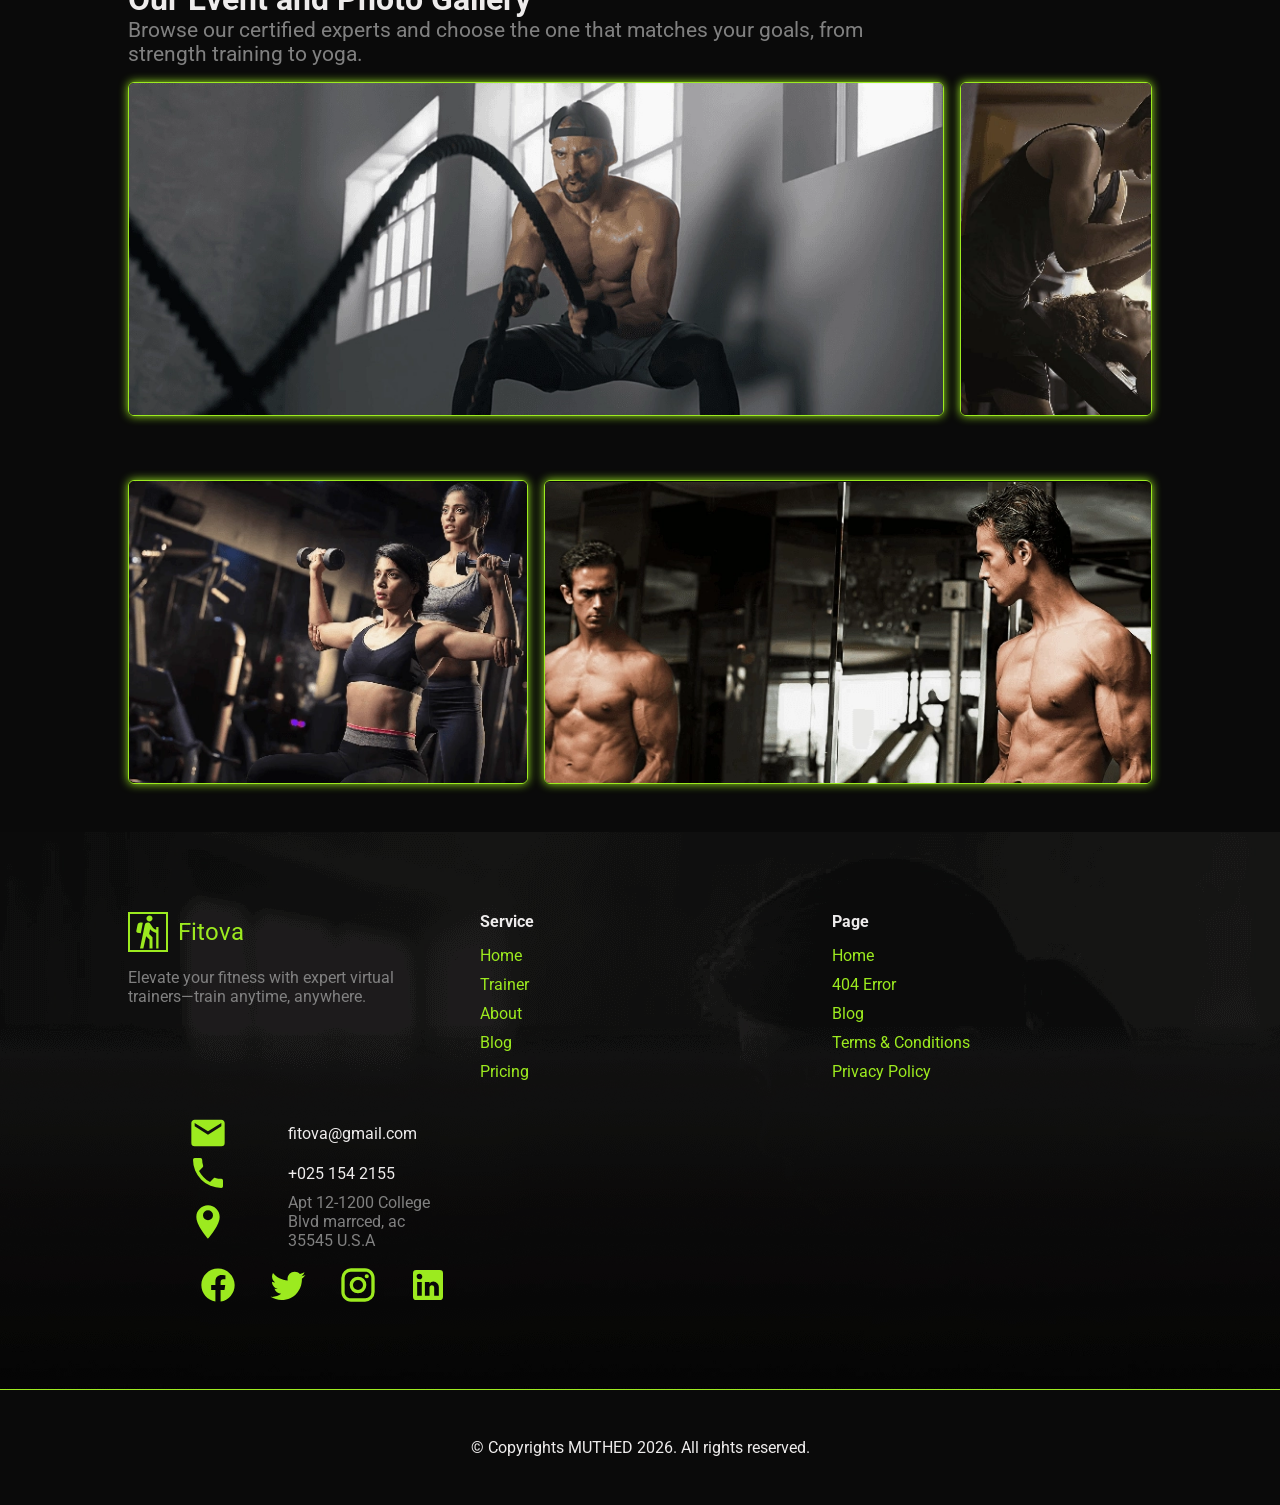
<file: prueba-maquetacion/maquetacion-en-casa/GYM/index.html>
<!DOCTYPE html>
<html lang="en">

<head>
  <meta charset="UTF-8">
  <meta name="viewport" content="width=device-width, initial-scale=1.0">
  <title>Document</title>
  <script type="module" src="./src/index.js"></script>
  <link rel="preconnect" href="https://fonts.googleapis.com">
  <link rel="preconnect" href="https://fonts.gstatic.com" crossorigin>
  <link href="https://fonts.googleapis.com/css2?family=Roboto:wght@700&display=swap" rel="stylesheet">
  <link rel="stylesheet" href="./styles/styles.css">
</head>

<body>
  <!-- header -->
  <menu-component>
    <logo-component slot="logo"></logo-component>
    <menu-toggle-component slot="toggle"></menu-toggle-component>
    <nav-component slot="nav"></nav-component>
    <button-box-component slot="button"></button-box-component> 
  </menu-component>
 
  <!-- main -->
  <main-component>
    <hero-component slot="hero"></hero-component>
    <contador-component slot="contador"></contador-component>
    <banner-inicio-component slot="banner-inicio"></banner-inicio-component>
    <services-component slot="services"></services-component>
    <trainer-component slot="trainer"></trainer-component>
    <precios-component slot="precios"></precios-component>
    <gallery-component slot="galeria"></gallery-component>
  </main-component>
  <!-- footer -->
  <footer-component>
    <footer-info-component slot="grid"></footer-info-component>
    <footer-service-component slot="grid"></footer-service-component>
    <footer-page-component slot="grid"></footer-page-component>
    <footer-address-component slot="grid"></footer-address-component>
    <footer-copyright-component slot="bottom"></footer-copyright-component>
  </footer-component>
</body>

</html>
</file>
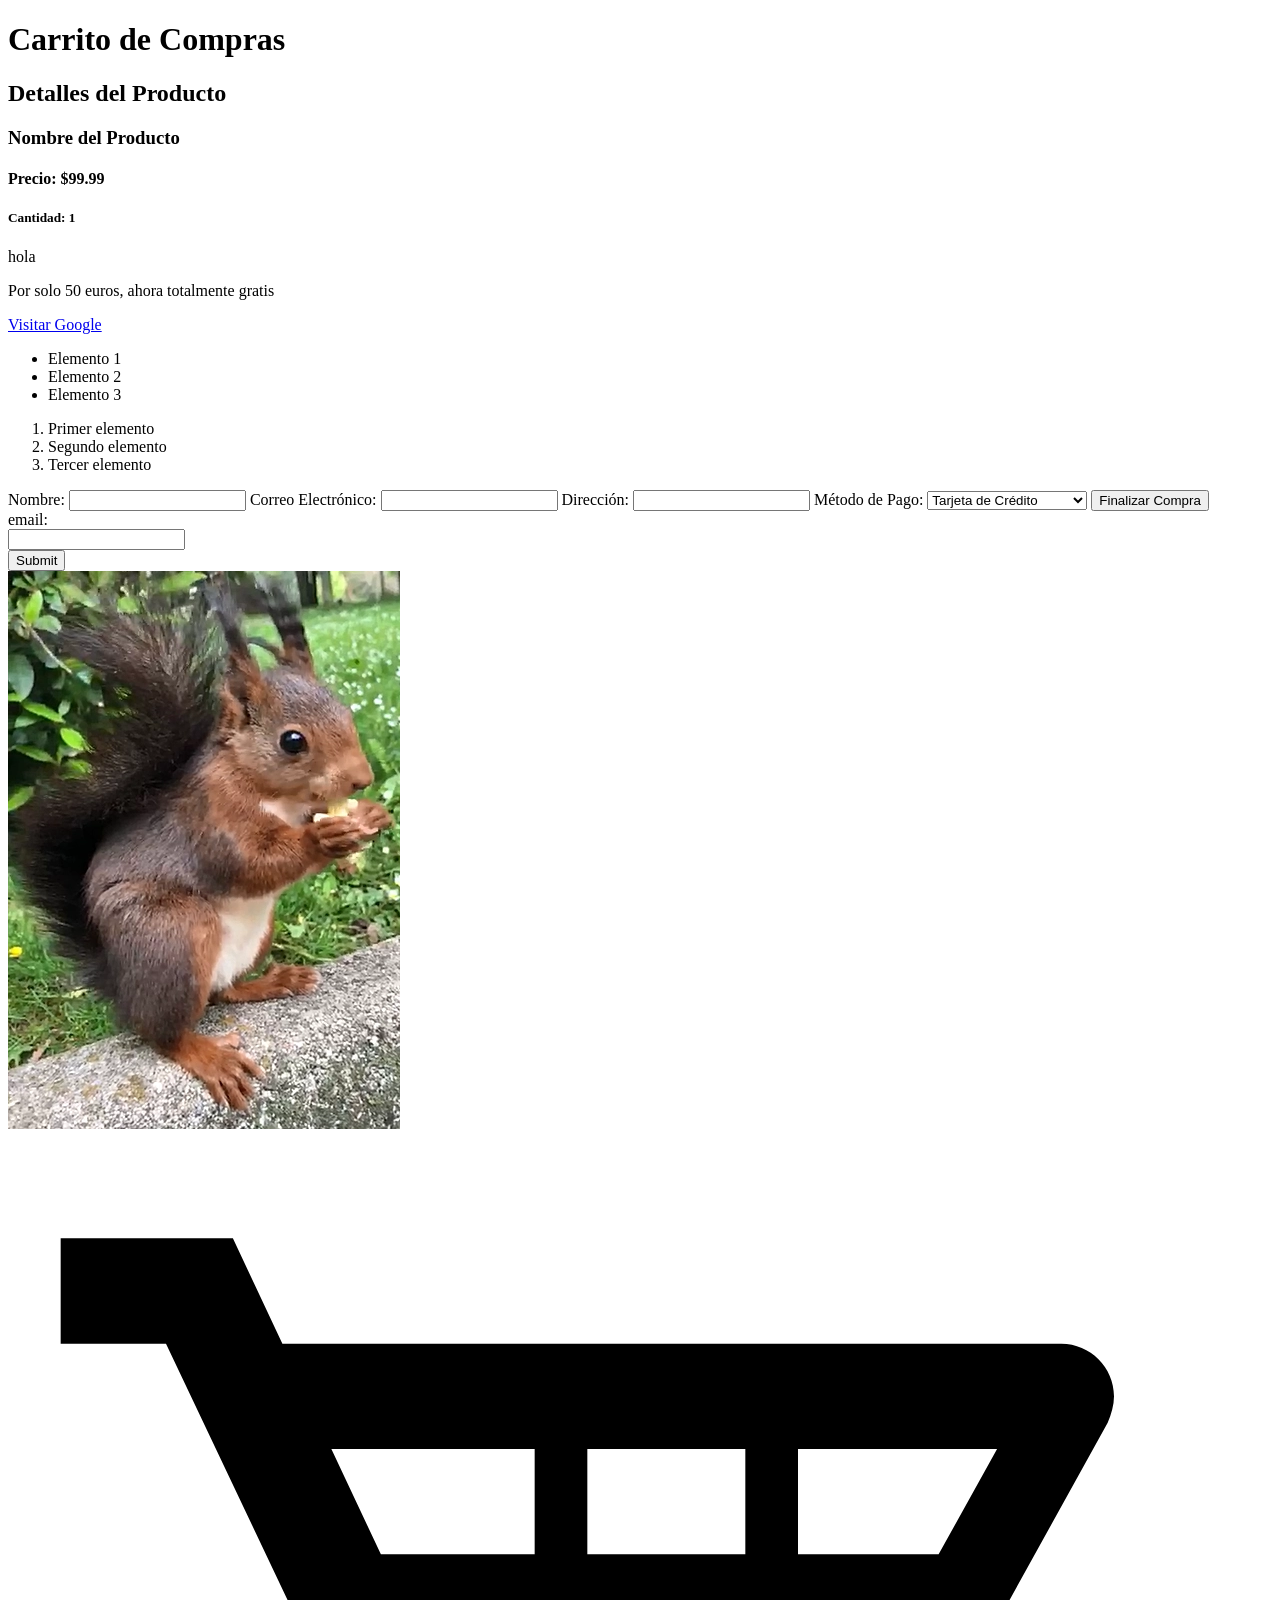
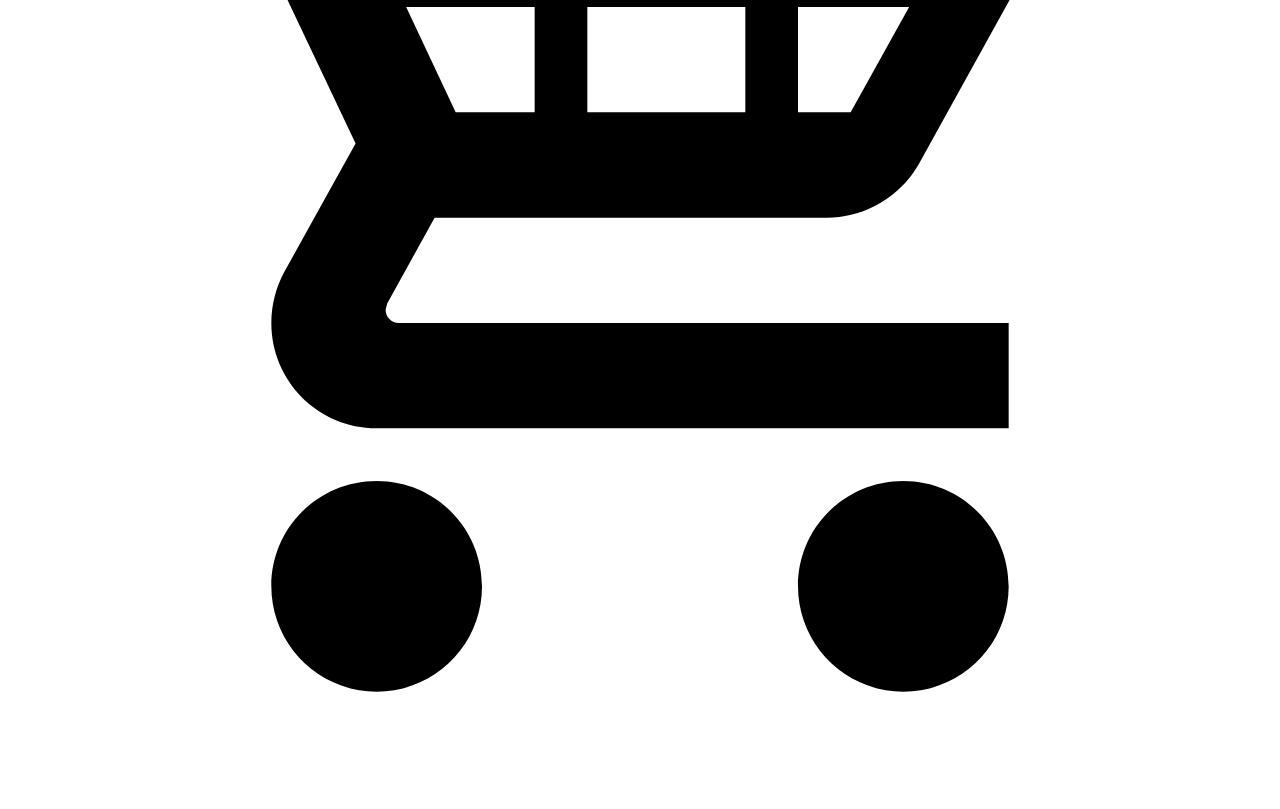
<file: cart.html>
<!DOCTYPE html>
<html lang="en">
<head>
  <meta charset="UTF-8">
  <meta name="viewport" content="width=device-width, initial-scale=1.0">
  <title>Document</title>
</head>

<body>
  <h1>Carrito de Compras</h1>
  <h2>Detalles del Producto</h2>
  <h3>Nombre del Producto</h3>
  <h4>Precio: $99.99</h4>
  <h5>Cantidad: 1</h5>

  <span>hola</span>
  <p>Por solo <span>50 euros</span>, ahora totalmente gratis</p>
  <a href="https://www.google.com" target="_blank">Visitar Google</a>

  <ul>
    <li>Elemento 1</li>
    <li>Elemento 2</li>
    <li>Elemento 3</li>
  </ul>
  <ol>
    <li>Primer elemento</li>
    <li>Segundo elemento</li>
    <li>Tercer elemento</li>
  </ol>

  <div class="checkout-form">
    <form action="/checkout" method="POST">
      <label for="name">Nombre:</label>
      <input type="text" id="name" name="name" required>

      <label for="email">Correo Electrónico:</label>
      <input type="email" id="email" name="email" required>

      <label for="address">Dirección:</label>
      <input type="text" id="address" name="address" required>

      <label for="pay-method">Método de Pago:</label>
      <select name="pay-method" id="pay-method" required>
        <option value="credit-card">Tarjeta de Crédito</option>
        <option value="paypal">PayPal</option>
        <option value="bank-transfer">Transferencia Bancaria</option> 
      </select>
      <button type="submit">Finalizar Compra</button>
    </form>


    <form>
      <div class="form-element">
        <div class="form-element-label">
          <label for="email">email:</label>
        </div>
        <div class="form-element-input">
          <input type="email" id="email" name="email" required>
        </div>
      </div>
      <button type="submit">Submit</button>
    </form>
  </div>


<!-- imagen video y audio -->
 <div class="avatar">
    <img src="./imagenes/Sciurus-vulgaris-ARDILLA-ROJA.webp" alt="Avatar">
    <svg xmlns="http://www.w3.org/2000/svg" viewBox="0 0 24 24"><title>cart-variant</title><path d="M19 20C19 21.11 18.11 22 17 22C15.89 22 15 21.1 15 20C15 18.89 15.89 18 17 18C18.11 18 19 18.9 19 20M7 18C5.89 18 5 18.89 5 20C5 21.1 5.89 22 7 22C8.11 22 9 21.11 9 20S8.11 18 7 18M7.2 14.63L7.17 14.75C7.17 14.89 7.28 15 7.42 15H19V17H7C5.89 17 5 16.1 5 15C5 14.65 5.09 14.32 5.24 14.04L6.6 11.59L3 4H1V2H4.27L5.21 4H20C20.55 4 21 4.45 21 5C21 5.17 20.95 5.34 20.88 5.5L17.3 11.97C16.96 12.58 16.3 13 15.55 13H8.1L7.2 14.63M8.5 11H10V9H7.56L8.5 11M11 9V11H14V9H11M14 8V6H11V8H14M17.11 9H15V11H16L17.11 9M18.78 6H15V8H17.67L18.78 6M6.14 6L7.08 8H10V6H6.14Z" /></svg>
 </div>


</body>
</html>
</file>
<file: prueba-maquetacion/style/style.css>
* {
  box-sizing: border-box;
  margin: 0;
  padding: 0;
}

:root {
  --color-primario: rgb(255, 255, 255);
  --color-secundario: #14458F;
  --color-terciario: #0D2C5B;
  --color-texto: black;
  --color-texto-claro: #ffffff;
  --color-cuaternario: #206CDF;
  --fuente-oswald: oswald;
  --fuente-roboto: roboto;
}

body {
  background-color: var(--color-primario);
  color: var(--color-texto-claro);
  font-family: var(--fuente-roboto);
}

header {
  background-color: var(--color-terciario);
}

.menu {
  display: flex;
  justify-content: space-between;
  align-items: center;
  padding: 0.5rem 2rem;
}

.menu .logo svg {
  width: 5vh;
  height: 5vh;
  fill: var(--color-secundario);
}

.menu nav ul {
  display: flex;
  list-style: none;
  gap: 0.5rem;
}

.menu nav ul li {
  text-decoration: none;
  padding: 0.5rem;
  font-size: 1rem;
  font-family: var(--fuente-oswald);
  font-weight: bold;
  background-color: var(--color-cuaternario);
  border-radius: 5px;
  transition: all 0.5s ease;

}

.menu nav ul li:hover {
  background-color: var(--color-secundario);
}

.menu nav ul li a {
  text-decoration: none;
  color: white;
}

main {
  display: flex;
  justify-content: space-around;
  flex-direction: column;
}

.banner {
  background-color: black;
  z-index: -1;
}

.fondo-banner {}

.fondo-banner picture source {}

.fondo-banner picture img {
  width: 100%;
  height: auto;
  object-fit: cover;
  opacity: 0.3;
  z-index: -1;
  position: absolute;
}

.texto-banner {
  display: flex;
  flex-direction: column;
  justify-content: center;
  align-items: center;
  gap: 2rem;
  padding: 24vh;
}

.texto-banner h1 {
  font-size: 6rem;
  color: var(--color-texto-claro);
  font-family: var(--fuente-oswald);

}

.texto-banner p {
  font-size: 1.5rem;
  color: var(--color-texto-claro);
  font-family: var(--fuente-roboto);
}

.texto-banner button {
  padding: 1rem;
  font-size: 1.2rem;
  border-radius: 5px;
  border: none;
  cursor: pointer;
  transition: all 0.5s ease;
  background-color: var(--color-cuaternario);
}

.texto-banner button a {
  text-decoration: none;
  font-weight: bold;
  color: var(--color-texto-claro);
}

.texto-banner button:hover {
  background-color: gray;
}

.tarjetas {
  display: grid;
  grid-template-columns: repeat(4, 1fr);
  gap: 3rem;
  padding: 1rem;
  margin: 0 10vh;
}

.tarjetas-titulo {
  grid-column: 1 / -1;
  text-align: center;
  border-bottom: solid;
  border-color: var(--color-cuaternario);
  background-color: var(--color-secundario);
  padding: 1rem;
}

.tarjetas-titulo h2 {
  font-size: 2rem;
  color: var(--color-texto-claro);
  font-family: var(--fuente-oswald);
}

.tarjeta {
  background-color: var(--color-terciario);
  border-radius: 5px;
  display: flex;
  flex-direction: column;
  justify-content: center;
  align-items: center;
  gap: 1rem;
  border-bottom: solid 5px;
  border-color: var(--color-cuaternario);
}

.tarjeta svg {
  width: 10vh;
  height: 10vh;
  fill: var(--color-cuaternario);
  background-color: black;
  border: solid;
  border-color: var(--color-cuaternario);
  border-radius: 50%;
  padding: 1rem;
  margin-top: 2rem;
}

.tarjeta h3 {
  font-size: 1.5rem;
  font-family: var(--fuente-oswald);
}

.tarjeta p {
  font-size: 1rem;
  text-align: center;
  padding: 1rem 2rem;
  font-family: var(--fuente-roboto);
}

.acerca-de {
  display: flex;
  justify-content: space-around;
  align-items: center;
  padding: 1rem;
  background-color: var(--color-terciario);
  border-radius: 1rem;
  margin: 10vh;
}

.foto-acerca-de {}

.foto-acerca-de img {
  border-radius: 5vh;
  margin: 2rem;
  border-bottom: solid 5px;
  border-color: var(--color-cuaternario);
  background-color: black;
  width: 40vh;
  height: 40vh;
}

.texto-acerca-de {
  display: flex;
  flex-direction: column;
  justify-content: center;
  align-items: center;
  gap: 0.5rem;
  padding: 0 10vh;
}

.texto-acerca-de h2 {
  font-size: 2rem;
  padding: 1rem;
  width: max-content;
  background-color: var(--color-cuaternario);
  font-family: var(--fuente-oswald);
  color: var(--color-texto-claro);
  border-radius: 1rem;
  margin: 1rem;
}

.texto-acerca-de p {
  font-size: 1.2rem;
  text-align: justify;
  padding: 0 2rem;
  font-family: var(--fuente-roboto);
}

.acordeon {
  display: flex;
  flex-direction: column;
  margin: 0 10vh;
  background-color: var(--color-terciario);
  border-radius: 10px;
  padding: 1rem;
}

.acordeon .titulo-acordeon h2 {
  font-size: 2rem;
  font-family: var(--fuente-oswald);
  text-align: center;
  background-color: var(--color-cuaternario);
  margin: 1rem;
  padding: 1rem;
  border-radius: 1rem;
}

.acordeon .conocimientos {
  display: flex;
  flex-direction: column;
  gap: 1rem;
  padding: 1rem;
  margin: 0.5rem;
  background-color: var(--color-texto);
  border-radius: 1rem;
  border-bottom: solid;
  border-color: var(--color-cuaternario);
}

.acordeon .conocimientos summary {
  font-size: 1.5rem;
  text-align: justify;
  font-family: var(--fuente-oswald);
  border-radius: 5px;
  border-bottom: hsl(271, 100%, 50%);

}

.acordeon .conocimientos p {
  font-size: 1rem;
  text-align: justify;
  padding: 1rem 2rem;
  font-family: var(--fuente-roboto);
}

.formulario {
  margin: 3rem 10vh;
  padding: 1rem;
  background-color: var(--color-terciario);
  border-radius: 10px;
}

.formulario .titulo-formulario h2 {
  font-size: 2rem;
  font-family: var(--fuente-oswald);
  text-align: center;
  border-bottom: solid;
  background-color: var(--color-cuaternario);
  border-color: var(--color-secundario);
  padding: 1rem;
  margin: 1rem;
  border-radius: 1rem;
}

.formulario form {
  display: grid;
  grid-template-columns: repeat(2, 1fr);
  grid-template-rows: auto;
  gap: 2rem;
  padding: 1rem;
  margin: 1rem;
}

.formulario form .form-label {
  font-size: 1.55rem;
  font-weight: bold;
  color: var(--color-texto-claro);
  margin-bottom: 1rem;
  font-family: var(--fuente-oswald);
}

.formulario form .form-input input {
  width: 100%;
  background-color: var(--color-cuaternario);
  border: none;
  font-size: 1.2rem;
  font-family: var(--fuente-roboto);
  border-radius: 5px;
  border-bottom: solid;
  border-color: var(--color-cuaternario);
  padding: 1rem;
  color: var(--color-texto-claro);
}

.formulario form .form-input input::placeholder {
  color: var(--color-texto-claro);
}

.formulario form .form-mensaje {
  grid-column: 1 / -1;
}

.formulario form .form-textarea textarea {
  width: 100%;
  background-color: var(--color-cuaternario);
  border: none;
  font-size: 1.2rem;
  font-family: var(--fuente-roboto);
  border-radius: 5px;
  border-bottom: solid;
  border-color: var(--color-cuaternario);
  padding: 1rem;
  color: var(--color-texto-claro);
}

.formulario form .form-textarea textarea::placeholder {
  color: var(--color-texto-claro);
}

.formulario form button {
  grid-column: 1 / -1;
  padding: 1rem;
  font-size: 1.2rem;
  border-radius: 5px;
  border: none;
  cursor: pointer;
  transition: all 0.5s ease;
  background-color: var(--color-cuaternario);
  font-weight: bold;
  color: var(--color-texto-claro);
}

.formulario form button:hover {
  background-color: var(--color-secundario);
  color: var(--color-texto-claro);
}

.mapa iframe {
  grid-column: 1 / -1;
  width: 98%;
  height: 40vh;
  margin: 1rem;
  padding: 1rem;
  border-radius: 1rem;
  border: solid;
  border-color: hsl(271, 100%, 50%);
}


footer {
  display: grid;
  grid-template-columns: repeat(3, 1fr);
  background-color: #383838;
  padding: 1rem 0;
}

footer .pie-de-pagina {
  display: flex;
  flex-direction: column;
  align-items: center;
  justify-content: center;
}

footer .pie-de-pagina .pie-de-pagina-logo svg {
  width: 10vh;
  height: 10vh;
  fill: var(--color-secundario);
}

footer .arbol-paginas {}

footer .arbol-paginas .titulo-arbol-paginas {
  margin-bottom: 1rem;
}

footer .arbol-paginas .lista-pagina ul {
  display: flex;
  flex-direction: column;
  gap: 0.3rem;

}

footer .arbol-paginas .lista-pagina ul li {}

footer .arbol-paginas .lista-pagina ul li a {
  text-decoration: none;
  color: rgba(255, 255, 255, 0.808);
  font-size: 1rem;
}

footer .arbol-paginas .lista-pagina ul li a:hover {
  color: var(--color-secundario);
}

footer .redes-sociales {
  display: flex;
  flex-direction: column;
  align-items: center;
  justify-content: center;
  gap: 1rem;
}

footer .redes-sociales .redes-sociales-titulo {}

footer .redes-sociales .redes-sociales-lista ul {
  display: flex;
  justify-content: center;
  gap: 1rem;
  list-style: none;
}

footer .redes-sociales ul li {}

footer .redes-sociales ul li a {}

footer .redes-sociales ul li a svg {
  fill: var(--color-secundario);
  width: 5vh;
  height: 5vh;
}
</file>
<file: piezas/contador/css/style.css>
*{
  margin: 0;
  padding: 0;
  box-sizing: border-box;
}

html {
  font-family: sans-serif;
}

body {
  padding: 2em;
  background-color: #e6e6e6;
}

main {
  height: 80vh;
  max-width: 500px;
  margin: 0 auto;
}

h1{
  text-align: center;
  margin-top: 2em;
}

.contador {
  display: grid;
  grid-template-columns: repeat(3, 1fr);
  gap: 1em;
  margin-top: 2em;
  align-items: center;
  background-color: #ffffff;
  border-radius: 10px;
  padding: 1.5rem;
}

.contador .boton1 button {
  display: flex;
  justify-content: center;
  align-items: center;
  height: 100%;
  width: 100%;
  padding: 1em;
  border: none;
  aspect-ratio: 1/1;
  border-radius: 50%;
  background-color: #202020;
  color: #fff;
  font-size: 3em;
  cursor: pointer;
}

.boton1 button:active {
  background-color: #4b4a4a;
}

.contador .boton2 button {
  display: flex;
  justify-content: center;
  align-items: center;
  height: 100%;
  width: 100%;
  padding: 1em;
  border: none;
  aspect-ratio: 1/1;
  border-radius: 50%;
  background-color: #202020;
  color: #fff;
  font-size: 3em;
  cursor: pointer;
}

.boton2 button:active {
  background-color: #4b4a4a;
}

.contador input {
  width: 100%;
  padding: 0.5rem 0.2em;
  border: none;
  font-size: 2em;
  text-align: center;
  outline: none;
  background-color: transparent;
  color: #111111;
}

.contador input::-webkit-inner-spin-button, 
.contador input::-webkit-outer-spin-button {
  -webkit-appearance: none;
  appearance: none;
}
</file>
<file: piezas/modal/styles/styles.css>
* {
  padding: 0;
  margin: 0;
  box-sizing: border-box;
}

a {
  text-decoration: none;
  color: #000;
  font-weight: 700;
  font-size: 1.5rem;
}

html,
body {
  position: relative;
  z-index: 10;
  width: 100%;
  height: 100vh;
}

body:has(.modal.active) {
  width: 100%;
  height: 100vh;
  background-color: rgba(0, 0, 0, 0.5);
  position: relative;
  z-index: 10000;
}

header {
  background: #fff;
  display: flex;
  justify-content: space-between;
  align-items: center;
  padding: 1rem;
  margin: 2rem 4rem 0 4rem;
  border-radius: 20px;
  box-shadow: 0 4px 6px 0 rgba(0, 0, 0, 0.3);
  position: absolute;
  width: 93%;
  z-index: 10;
}

.menu {
  display: flex;
  justify-content: space-between;
  align-items: center;
  width: 100%;
  margin: 1rem;
  gap: 20px;
  
}

.menu ul {
  display: flex;
  align-items: center;
  justify-content: space-evenly;
  list-style: none;
  gap: 2rem;

}

.menu button {
  padding: 1rem;
  border-radius: 10px;
  border: none;
  background: #eee;
  color: #000;
  font-weight: 700;
  cursor: pointer;
  transition: all 0.3s ease;
}

.menu button:hover {
  background: #000;
  color: #fff;
  transform: scale(1.1);
  box-shadow: 0 4px 6px 0 rgba(0, 0, 0, 0.3);
}


.modal {
  display: none;
}

main {
  width: 100%;
  height: 100vh;
  background-color: rgba(0, 0, 0, 0.5);
}

.modal.active {
  display: flex;
  flex-direction: column;
  justify-content: center;
  align-items: center;
  position: absolute;
  background-color: #696969;
  border: 5px solid #fff;
  top: 30%;
  left: 40%;
  border-radius: 10px;
  padding: 20px;
  box-shadow: 0 4px 6px 0 rgba(0, 0, 0, 0.3);
}


.cerrar-modal {
  position: absolute;
  top: 1rem;
  right: 1rem;
  background: white;
  border: none;
  cursor: pointer;
  padding: 5px;
  border-radius: 10px;
  transition: all 0.3s ease;
}

.cerrar-modal:hover {
  background-color: #383838;
  transform: scale(1.1);
}

.cerrar-modal svg {
  fill: black;
  width: 24px;
  height: 24px;
}

.cerrar-modal svg:hover {
  fill: white;
  
}


.titulo-modal h2 {
  font-size: 2rem;
  width: 100%;
  font-weight: 700;
  text-align: start;
  margin: 20px 0;
  color: white;
}

.formulario {
  display: flex;
  flex-direction: column;
  align-items: center;
  justify-content: center;
  gap: 15px;
  width: 100%;
}

.modal-label {
  display: flex;
  justify-content: start;
  align-items: center;
  width: 100%;
  margin-left: 1rem;
}

.modal-label label {
  font-size: 1.5rem;
  font-weight: 700;
  color: #fff;
}

.modal-input {
  display: flex;
  justify-content: center;
  align-items: center;
  width: 100%;
}

.modal-input input {
  font-size: 1.5rem;
  font-weight: 700;
  color: black;
}


.modal-input-submit input {
  width: 100%;
  padding: 10px;
  border-radius: 10px;
  border: none;
  font-size: 1.5rem;
  font-weight: 700;
  color: black;
  background-color: #eee;
  cursor: pointer;
  transition: all 0.3s ease;
}

.modal-input-submit input:hover {
  background-color: #000;
  color: #fff;
  transform: scale(1.1);
  box-shadow: 0 4px 6px 0 rgba(0, 0, 0, 0.3);
}
</file>
<file: prueba-maquetacion/maquetacion-en-casa/GYM/styles/styles.css>
* {
	margin: 0;
	padding: 0;
	box-sizing: border-box;
}

:root {
	--color-primario: hsl(83, 83%, 52%);
	--color-secundario: hsl(0, 7%, 12%);
	--color-terciario: hsl(0, 0%, 25%);
	--color-blanco: hsl(5, 5%, 93%);
	--color-negro: hsl(0, 0%, 0%);
	--color-fondo: hsl(0, 0%, 4%);
	--color-fondo-header: hsl(0, 0%, 10%, 0.7);
	--color-texto-principal: hsl(0, 0%, 50%);
}

html {
	background-color: var(--color-fondo);
	font-size: 16px;
}

body {
	font-family: "Roboto", sans-serif;
	font-optical-sizing: auto;
	font-weight: 400;
	font-style: normal;
	font-variation-settings: "wdth" 200;
	color: var(--color-blanco);
	height: 100vh;
}

a {
	text-decoration: none;
}

ul li {
	list-style: none;
}

svg {
	width: 40px;
	height: 40px;
	cursor: pointer;
}

button {
	cursor: pointer;
}

h1,
h2,
h3,
h4,
h5,
h6 {
	font-family: "Roboto", sans-serif;
	font-optical-sizing: auto;
	font-weight: 700;
	font-style: normal;
	font-variation-settings: "wdth" 100;
}

/* ------------------------ */
/*         Header           */
/* ------------------------ */

.header {
  position: fixed;
  display: flex;
  align-items: center;
  justify-content: space-between;
  margin: 0 10%;
  background-color: var(--color-fondo-header);
  padding: 1rem 2rem;
  border-radius: 50px;
  top: 2rem;
  left: 0;
  width: 80%;
  z-index: 20;
}

header .logo {
  display: flex;
  align-items: center;
  justify-content: center;
  gap: 10px;
}

header .logo svg {
  fill: var(--color-primario);
  color: var(--color-primario);
  border: 2px solid var(--color-primario);
}

header .logo span {
  color: var(--color-primario);
  font-size: 1.5rem;
}

/* Botón de hamburguesa oculto en escritorio */
.menu-toggle {
  display: none;
  background: none;
  border: none;
  color: var(--color-blanco);
  cursor: pointer;
}

/* Navegación normal (Escritorio) */
header nav ul {
  display: flex;
  list-style: none;
  gap: 40px;
  margin: 0;
  padding: 0;
}

header nav ul li a {
  text-decoration: none;
  color: var(--color-blanco);
  font-weight: 400;
  font-size: 1.2rem;
  transition: color 0.3s ease;
}

header nav ul li a:hover {
  color: var(--color-primario);
}

header .button-box a {
  text-decoration: none;
}

header .button-box a button {
  display: flex;
  align-items: center;
  justify-content: center;
  gap: 10px;
  padding: 18px 35px;
  background-color: var(--color-blanco);
  border: none;
  border-radius: 30px;
  font-size: 1rem;
  font-weight: 600;
  font-family: "Roboto", sans-serif;
  cursor: pointer;
}

header .button-box a button span svg {
  width: 15px;
  height: 15px;
}

/* --- ADAPTACIÓN MÓVIL (Menor a 768px) --- */
@media (max-width: 1200px) {
  header {
    width: 90%;
    margin: 0 5%;
    padding: 0.8rem 1.5rem;
    border-radius: 25px; /* Bordes ligeramente más rectos para ganar espacio */
    flex-wrap: wrap;     /* Permite que los elementos se organicen al abrir el menú */
  }

  header .logo {
    gap: 0.5rem;
  }

  /* Mostrar el botón de hamburguesa */
  .menu-toggle {
    display: block;
  }

  /* Ocultar opcionalmente el botón de contacto en móvil si quitas espacio, o dejarlo visible */
  .button-box { 
		display: flex; 
	}  

  /* El <nav> pasa a comportarse como un panel desplegable absoluto */
  header nav {
    position: absolute;
    top: calc(100% + 10px); /* Se sitúa justo debajo del header flotante */
    left: 0;
    width: 100%;
    background-color: var(--color-fondo-header);
    border-radius: 20px;
    max-height: 0;
    overflow: hidden;
    transition: max-height 0.3s ease-in-out, padding 0.3s ease;
    box-shadow: 0 8px 20px rgba(0, 0, 0, 0.4);
  }

  header nav ul {
    flex-direction: column;
    align-items: center;
    gap: 1.2rem;
    padding: 0; /* Se ajusta con la clase activa */
  }

  header nav ul li a {
    font-size: 1.1rem;
  }

  /* Clase que activa JavaScript para abrir el menú */
  header nav.is-active {
    max-height: 280px; /* Altura máxima estimada para que quepan tus enlaces */
    padding: 1.5rem 0;
		background-color: var(--color-secundario);
  }

	header nav.is-active ul {
		align-items: normal;
		padding-left: 20px;
	}

  header .button-box a button {
    padding: 0.7rem 1.2rem;
    font-size: 0.9rem;
  }
}

/* ------------------------ */
/*        Hero          */
/* ------------------------ */



.hero {
	position: relative;
	overflow: hidden;
	display: flex;
	align-items: center;
	justify-content: space-between;
	height: 100vh;
}

@media (max-width: 768px) {
	.hero {
		height: 80vh;
	}
}

.hero-background {
	position: absolute;
	width: max-content;
	left: 55vw;
	bottom: 0%;
	overflow: hidden;
	z-index: -1;
}

.hero-background img {
	width: 60vh;
	object-fit: cover;

}

@media (max-width: 768px) {
	.hero-background img {
		object-position: top;
		width: max-content;
		height: 50vh;
	}
}

.hero .call-to-action {
	display: flex;
	flex-direction: column;
	justify-content: center;
	gap: 20px;
	margin: 0 10%;
	padding: 15% 0;
}

@media (max-width: 768px) {
	.hero .call-to-action {
		margin: 0 5%;
		padding-top: 10rem;
		padding-bottom: 10rem;
	}
}


.hero .call-to-action .call-to-action-titulo h1 {
	font-size: 5.8rem;
	line-height: 1.2;
	padding-right: 30%;
}

@media (max-width: 768px) {
	.hero .call-to-action .call-to-action-titulo h1 {
		font-size: 2.5rem;
		line-height: 1;
	}
}



.hero .call-to-action .call-to-action-parrafo p {
	font-size: 1.5rem;
	font-weight: 400;
	padding-right: 50%;
	padding-bottom: 20px;
	color: var(--color-texto-principal);
}

@media (max-width: 768px) {
	.hero .call-to-action .call-to-action-parrafo p {
		font-size: 1.2rem;
		padding-right: 20%;
		padding-bottom: 20px;
		color: var(--color-texto-principal);
	}
}

/* botones del Hero */

.hero .call-to-action .call-to-action-botones {
	display: flex;
	gap: 10px;
}

.hero .call-to-action .call-to-action-botones a button {
	display: flex;
	align-items: center;
	justify-content: center;
	gap: 10px;
	padding: 18px 35px;
	border: none;
	background-color: var(--color-primario);
	border-radius: 30px;
	font-size: 1rem;
	font-weight: 600;
	font-family: "Roboto", sans-serif;
}


.hero .call-to-action .call-to-action-botones a {
	text-decoration: none;
}

/* Seccion contador */

.contador {
	display: grid;
	grid-template-columns: repeat(auto-fit, minmax(min(100%, 300px), 1fr));
	background-color: var(--color-secundario);
	padding: 1rem;
	margin: 0 10%;
	border-radius: 50px;
	box-shadow: 0px 0px 100px 20px #050505;
}


.box-contador {
	display: flex;
	flex-direction: column;
	justify-content: center;
	align-items: center;
	border-right: solid 2px var(--color-primario);
	padding: 1rem 0;
	gap: 1rem;
}

@media (max-width: 768px) {
	.box-contador {
		border-right: none;
	}
}

.box-contador:nth-child(4) {
	border-right: none;
}

.box-contador .numero-contador {
	font-size: 2.5rem;
	color: var(--color-primario);
}

.box-contador .titulo-contador {
	font-size: 1.1rem;

}

.box-contador .parrafo-contador {
	padding: 0 15%;
	text-align: center;
	color: var(--color-texto-principal);
}

/* banner inicio */
.banner-inicio {
	display: grid;
	grid-template-columns: repeat(auto-fit, minmax(min(100%, 30rem), 1fr));
	gap: 10rem;
	margin: 0 10%;
	padding: 5rem 0;
}

@media (max-width: 768px) {
	.banner-inicio {
		gap: 3rem;
		padding-bottom: 0;
	}
}

.banner-texto {
	display: flex;
	flex-direction: column;
	justify-content: center;
	gap: 0.5rem;
}


.banner-texto .banner-subtitulo h3 {
	font-size: 1.2rem;
	color: var(--color-primario);
	font-style: italic;
	font-weight: 400;

}

@media (max-width: 768px) {
	.banner-texto .banner-subtitulo h3 {
		font-size: 1rem;
	}
}

.banner-texto .banner-titulo h2 {
	font-size: 3.4rem;

}

@media (max-width: 768px) {
	.banner-texto .banner-titulo h2 {
		font-size: 1.5rem;

	}
}

.banner-texto .banner-parrafo {
	font-size: 1.3rem;
	font-weight: 400;
	color: var(--color-texto-principal);
}



.banner-imagen img {
	border-radius: 10px;
	border: solid 1px var(--color-primario);
	object-fit: cover;
	width: 100%;
}

/* seccion services */
.services {
	display: grid;
	grid-template-columns: repeat(auto-fit, minmax(min(100%, 400px), 1fr));
	gap: 2rem;
	margin: 0 10%;
	padding: 2rem 0;
}

@media (max-width: 768px) {
	.services {
		gap: 1rem;
		padding-top: 0;
	}
}

.service-texto {
	grid-row: 1/3;
	display: flex;
	flex-direction: column;
	gap: 1rem;
	padding-top: 10rem;
}

.service-texto .service-subtitulo h3 {
	font-size: 1.2rem;
	color: var(--color-primario);
	font-style: italic;
	font-weight: 400;
}

.service-texto .service-titulo h2 {
	font-size: 2rem;
}

.service-texto .service-parrafo p {
	font-size: 1.3rem;
	font-weight: 400;
	color: var(--color-texto-principal);
}

.service-cards {
	display: grid;
	grid-template-columns: repeat(2, 1fr);
	gap: 1rem;
	padding: 2rem;
	background-color: var(--color-secundario);
	border-radius: 20px;
}


.service-cards .service-cards-button a button {
	display: flex;
	align-items: center;
	justify-content: center;
	padding: 20px;
	border: none;
	background-color: var(--color-primario);
	border-radius: 30px;
	width: 10rem;
}

.service-cards .service-cards-icon {
	display: flex;
	justify-content: flex-end;
	align-items: center;
	cursor: pointer;
}

.service-cards .service-cards-icon svg {
	border-radius: 50%;
	width: 30px;
	height: 30px;
	padding: 30px;
	background-color: var(--color-terciario);
	fill: var(--color-primario);
}

.service-cards .service-cards-texto {
	grid-column: 1 / -1;
	display: flex;
	flex-direction: column;
	gap: 0.5rem;
}

/* seccion trainer */
.trainers-cards {
	display: grid;
	grid-template-columns: repeat(auto-fit, minmax(min(100%, 400px), 1fr));
	gap: 2rem;
	margin: 0 10%;
	padding: 5rem 0;
}

.trainer-cards-texto {
	grid-column: 1 / -1;
	display: flex;
	flex-direction: column;
	gap: 0.5rem;
}

.trainer-cards-texto-subtitulo h3 {
	font-size: 1.5rem;
	color: var(--color-primario);
	font-style: italic;
	font-weight: 400;
}

.trainer-cards-texto-titulo h2 {
	font-size: 2rem;
}

.trainer-cards-texto-parrafo p {
	font-size: 1.3rem;
	font-weight: 400;
	color: var(--color-texto-principal);
}

.team-card {
	display: flex;
	flex-direction: column;
	align-items: center;
	background-color: var(--color-secundario);
	border-radius: 6px;
	overflow: hidden;
	gap: 1rem;
	cursor: pointer;
}

.team-card .team-cards-img {
	width: 100%;
	height: 50vh;
}

.team-card .team-cards-img img {
	width: 100%;
	height: 100%;
	object-fit: cover;
	object-position: center top;
}

.team-card .team-cards-titulo {
	font-size: 1.5rem;
}

.team-card .team-cards-subtitulo {
	font-size: 1.3rem;
	font-weight: 400;
	color: var(--color-texto-principal);
}

.team-card .team-cards-social-media ul {
	display: flex;
	list-style: none;
	gap: 1rem;
	padding-bottom: 1rem;
}

.team-card .team-cards-social-media ul li a {
	text-decoration: none;

}

.team-card .team-cards-social-media ul li a svg {
	width: 40px;
	height: 40px;
	fill: var(--color-primario)
}

/* Section Pricing */

.pricing {
	display: grid;
	grid-template-columns: repeat(auto-fit, minmax(min(100%, 400px), 1fr));
	grid-row-gap: 2rem;
	grid-column-gap: 1rem;
	margin: 0 10%;
	padding: 5rem 0;
}

.pricing-texto {
	grid-column: 1 / -1;
	display: flex;
	flex-direction: column;
	gap: 1rem;
}

.pricing-texto .pricing-subtitulo h3 {
	font-size: 1.5rem;
	color: var(--color-primario);
	font-style: italic;
	font-weight: 400;
}

.pricing-texto .pricing-titulo h2 {
	font-size: 2rem;
}

.pricing-texto .pricing-parrafo p {
	font-size: 1.3rem;
	font-weight: 400;
	color: var(--color-texto-principal);
}

.tarjeta-precio {
	margin: 0 5%;
	background-color: var(--color-secundario);
	border-radius: 6px;
	padding: 1.5rem;
	display: flex;
	flex-direction: column;
	box-shadow:
		1px 17px 17px -14px var(--color-primario);
}

.tarjeta-precio .tarjeta-texto .tarjeta-titulo {
	display: flex;
	justify-content: center;
	align-items: center;
	font-size: 1.5rem;
	font-weight: 600;
	color: var(--color-primario);
	padding-bottom: 2rem;
	border-bottom: solid 1px var(--color-primario);
}

.tarjeta-precio .tarjeta-texto .tarjeta-subtitulo {
	font-size: 1.2rem;
	padding-top: 0.5rem;
}

.tarjeta-precio .tarjeta-texto .tarjeta-subtitulo span {
	font-size: 1.7rem;
	color: var(--color-primario);
}

.tarjeta-precio .tarjeta-texto .tarjeta-parrafo p {
	font-size: 1rem;
	font-weight: 400;
	color: var(--color-texto-principal);
	padding-bottom: 0.8rem;
	padding-top: 0.5rem;
}

.tarjeta-anuncios {
	display: flex;
	flex-direction: column;
	padding-top: 1rem;
	border-top: solid 1px var(--color-primario);
	gap: 1rem;
}

.tarjeta-anuncio {
	display: flex;
	align-items: center;
	gap: 3rem 2rem;

}



.tarjeta-anuncio-icono svg {
	width: 30px;
	height: 30px;
	fill: var(--color-primario);
}

.tarjeta-precio .tarjeta-button {
	display: flex;
	flex-direction: column;
	height: 50%;
	justify-content: center;
}

.tarjeta-precio .tarjeta-button a {
	display: flex;
	justify-content: center;
	align-items: center;
	margin-top: 2rem;

}


.tarjeta-button a button {
	display: flex;
	justify-content: center;
	align-items: center;
	border: none;
	background-color: var(--color-primario);
	width: 90%;
	padding: 0.7rem;
	border-radius: 30px;
	font-weight: 400;
	font-size: 1.4rem;
	cursor: pointer;
}

/* Section pricing */

/* Section gallery */
.galery{
	display: grid;
	grid-template-columns: repeat(auto-fill, minmax(min(100%, 400px), 1fr));
	gap: 1rem;
	margin: 0 10%;

}

.galery .galery-texto{
	grid-column: 1 / -1;
	display: flex;
	flex-direction: column;
}

.galery .galery-subtitulo h3{
	font-size: 1.5rem;
	color: var(--color-primario);
	font-style: italic;
	font-weight: 400;
}

.galery .galery-titulo h2{
	font-size: 2rem;
}

.galery .galery-parrafo p{
	font-size: 1.3rem;
	font-weight: 400;
	color: var(--color-texto-principal);
}

.galery .galery-imagenes picture img {
	width: 100%;
	height: 100%;
	object-fit: cover;
	object-position: center;
	border-radius: 6px;
	border: 1px var(--color-primario) solid;
	box-shadow: 0 0 10px var(--color-primario);
}

.galery .galery-imagenes{
	padding-bottom: 3rem;
	max-height: 60vh;
	max-width: auto;
}
@media (max-width: 768px) {
.galery .galery-imagenes{
	padding-bottom: 0.5rem;
	max-height: 60vh;
	max-width: auto;
	display: flex;
	flex-direction: column;
	align-items: center; 
	
}
}

.galery .galery-imagenes:nth-child(2){
	grid-column: 1 / 3;
}
@media (max-width: 768px) {
	
.galery .galery-imagenes:nth-child(2){
	grid-column: 1 / -1;
}
}

.galery .galery-imagenes:nth-child(3){
grid-column: 3 / 4;
}
@media (max-width: 768px) {
	
.galery .galery-imagenes:nth-child(3){
grid-column: 1 / -1;
}
}

.galery .galery-imagenes:nth-child(4){
grid-column: 1 / 2;
}
@media (max-width: 768px) {

.galery .galery-imagenes:nth-child(4){
	grid-column: 1 / -1;
}
}

.galery .galery-imagenes:nth-child(5){
grid-column: 2 / 4;
}
@media (max-width: 768px) {

.galery .galery-imagenes:nth-child(5){
	grid-column: -3 /-1 ;
}
}








/* Footer secction */

.footer-grid {
	display: grid;
	grid-template-columns: repeat(auto-fit, minmax(min(100%, 300px), 1fr));
	grid-row-gap: 2rem;
	grid-column-gap: 2.5rem;
	padding: 5rem 10%;
	background-image: url(../imagenes/footer-imagen.webp);
}

.footer-grid .footer-info {
	display: flex;
	flex-direction: column;
	gap: 1rem;
}

.footer-grid .footer-info .footer-logo {
	display: flex;
	align-items: center;
	gap: 10px;
}

.footer-grid .footer-info .footer-logo span {
	color: var(--color-primario);
	font-size: 1.5rem;
}

.footer-grid .footer-info .footer-logo svg {
	width: 40px;
	height: 40px;
	fill: var(--color-primario);
	color: var(--color-primario);
	border: 2px solid var(--color-primario);
}

.footer-grid .footer-info .footer-description {
	font-size: 1rem;
	font-weight: 400;
	color: var(--color-texto-principal);
}

.footer-grid .footer-info .footer-anuncio {
	display: flex;
	flex-direction: column;
	gap: 10px;
}

.footer-grid .footer-info .footer-anuncio svg {
	display: flex;
	align-items: center;
	gap: 20px;
	fill: var(--color-primario);
}

.footer-grid .footer-service {
	display: flex;
	flex-direction: column;
	gap: 15px;
}

.footer-grid .footer-service ul {
	display: flex;
	flex-direction: column;
	gap: 10px;
}

.footer-grid .footer-service ul li a {
	font-size: 1rem;
	color: var(--color-primario)
}

.footer-grid .footer-service ul li a:hover {
	color: var(--color-terciario);
}

.footer-grid .footer-pages {
	display: flex;
	flex-direction: column;
	gap: 15px;
}

.footer-grid .footer-pages ul {
	display: flex;
	flex-direction: column;
	gap: 10px;
}

.footer-grid .footer-pages ul li a {
	font-size: 1rem;
	color: var(--color-primario)
}

.footer-grid .footer-pages ul li a:hover {
	color: var(--color-texto-principal);
}

.footer-grid .footer-address {
	display: flex;
	flex-direction: column;
	gap: 15px;
}

.footer-grid .footer-address h4 {
	font-size: 1.2rem;
	font-weight: 700;
}

.footer-grid .footer-address .footer-address-enlaces {
	display: flex;
	align-items: center;
	gap: 10px;
}

.footer-grid .footer-address .footer-address-enlaces span {
	font-size: 1rem;
	color: var(--color-texto-principal);
}

.footer-grid .footer-address .footer-social ul {
	display: flex;
	align-items: center;
	gap: 20px;
}

.footer-grid .footer-address .footer-social ul li a svg {
	fill: var(--color-primario);
}

.footer-grid .footer-copyright {
	border-top: solid 1px var(--color-primario);
	grid-column: 1/-1;
	display: flex;
	align-items: center;
	justify-content: center;
}

.footer-grid .footer-copyright span {
	padding-top: 3rem;
	font-size: 1rem;
}
</file>
